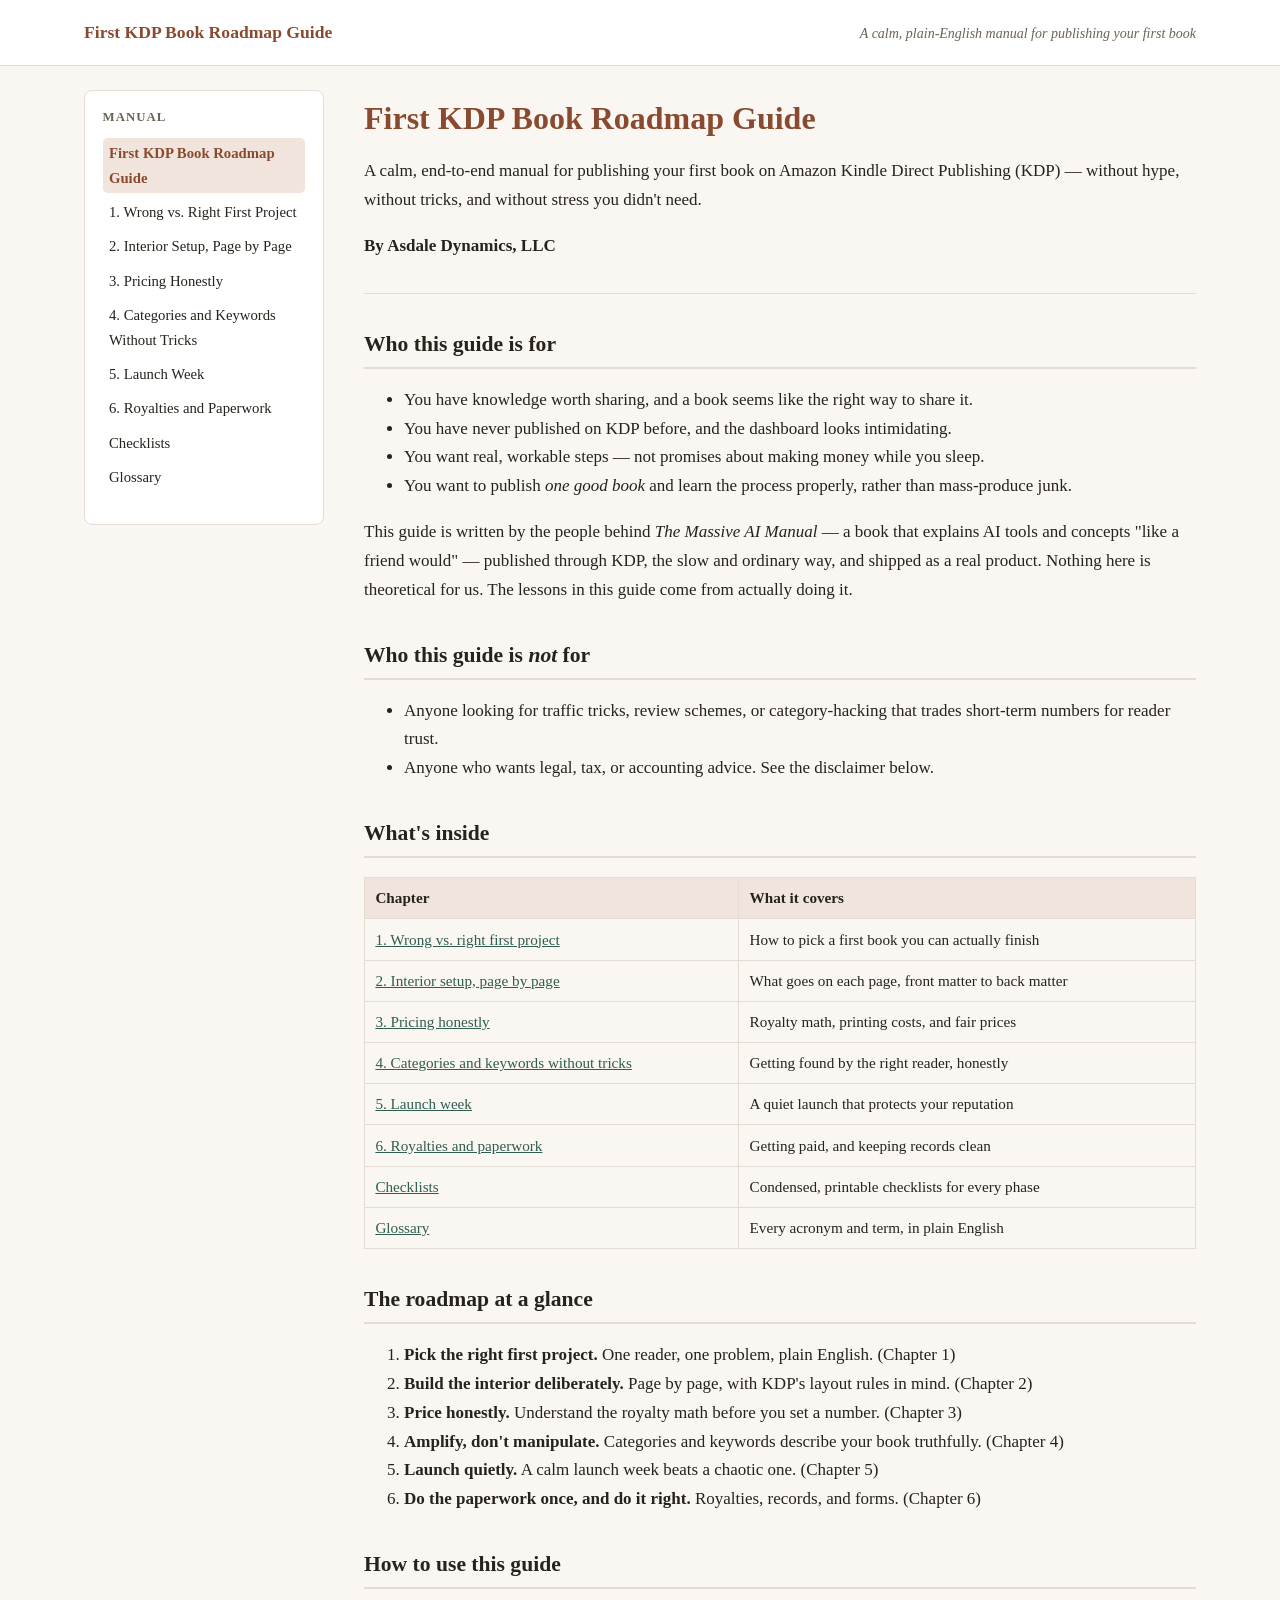
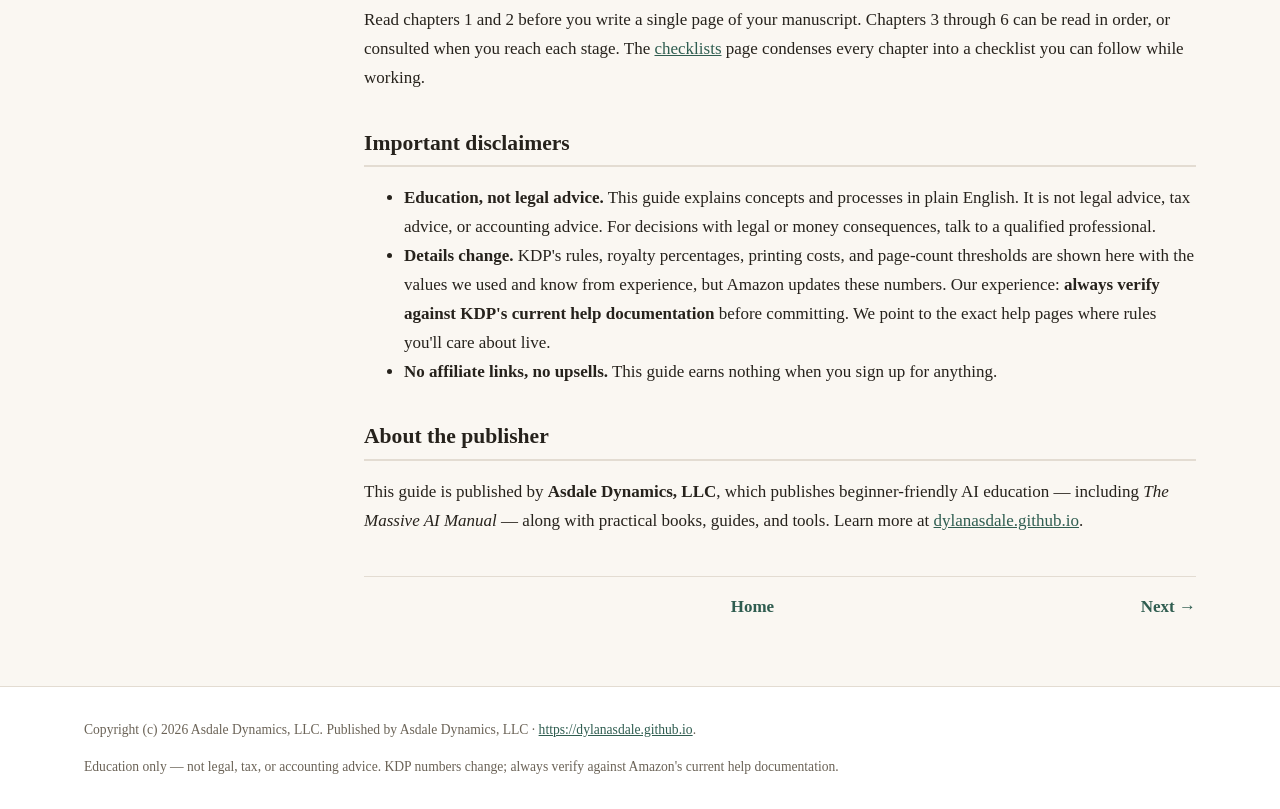
<file: site/index.html>
<!DOCTYPE html>
<html lang="en">
<head>
<meta charset="utf-8">
<meta name="viewport" content="width=device-width, initial-scale=1">
<title>First KDP Book Roadmap Guide &middot; First KDP Book Roadmap Guide</title>
<meta name="description" content="Beginner-friendly guide to publishing a first book on KDP. Education only &mdash; not legal, tax, or accounting advice. KDP numbers change; always verify against Amazon's current help documentation.">
<link rel="stylesheet" href="assets/style.css">
</head>
<body>
<header class="site">
  <div class="inner">
    <a class="brand" href="index.html">First KDP Book Roadmap Guide</a>
    <span class="tagline">A calm, plain-English manual for publishing your first book</span>
  </div>
</header>
<div class="layout">
<nav class="sidebar" aria-label="Pages">
<h2>Manual</h2>
<ul>
<li><a href='index.html' aria-current="page">First KDP Book Roadmap Guide</a></li>
<li><a href='01-wrong-vs-right-first-project.html'>1. Wrong vs. Right First Project</a></li>
<li><a href='02-interior-setup-page-by-page.html'>2. Interior Setup, Page by Page</a></li>
<li><a href='03-pricing-honestly.html'>3. Pricing Honestly</a></li>
<li><a href='04-categories-and-keywords.html'>4. Categories and Keywords Without Tricks</a></li>
<li><a href='05-launch-week.html'>5. Launch Week</a></li>
<li><a href='06-royalties-and-paperwork.html'>6. Royalties and Paperwork</a></li>
<li><a href='checklists.html'>Checklists</a></li>
<li><a href='glossary.html'>Glossary</a></li>
</ul>
</nav>
<main>
<article>
<h1>First KDP Book Roadmap Guide</h1>
<p>A calm, end-to-end manual for publishing your first book on Amazon Kindle Direct Publishing (KDP) — without hype, without tricks, and without stress you didn't need.</p>
<p><strong>By Asdale Dynamics, LLC</strong></p>
<hr />
<h2 id="who-this-guide-is-for">Who this guide is for</h2>
<ul>
<li>You have knowledge worth sharing, and a book seems like the right way to share it.</li>
<li>You have never published on KDP before, and the dashboard looks intimidating.</li>
<li>You want real, workable steps — not promises about making money while you sleep.</li>
<li>You want to publish <em>one good book</em> and learn the process properly, rather than mass-produce junk.</li>
</ul>
<p>This guide is written by the people behind <em>The Massive AI Manual</em> — a book that explains AI tools and concepts "like a friend would" — published through KDP, the slow and ordinary way, and shipped as a real product. Nothing here is theoretical for us. The lessons in this guide come from actually doing it.</p>
<h2 id="who-this-guide-is-not-for">Who this guide is <em>not</em> for</h2>
<ul>
<li>Anyone looking for traffic tricks, review schemes, or category-hacking that trades short-term numbers for reader trust.</li>
<li>Anyone who wants legal, tax, or accounting advice. See the disclaimer below.</li>
</ul>
<h2 id="whats-inside">What's inside</h2>
<table>
<thead>
<tr>
<th>Chapter</th>
<th>What it covers</th>
</tr>
</thead>
<tbody>
<tr>
<td><a href="01-wrong-vs-right-first-project.md">1. Wrong vs. right first project</a></td>
<td>How to pick a first book you can actually finish</td>
</tr>
<tr>
<td><a href="02-interior-setup-page-by-page.md">2. Interior setup, page by page</a></td>
<td>What goes on each page, front matter to back matter</td>
</tr>
<tr>
<td><a href="03-pricing-honestly.md">3. Pricing honestly</a></td>
<td>Royalty math, printing costs, and fair prices</td>
</tr>
<tr>
<td><a href="04-categories-and-keywords.md">4. Categories and keywords without tricks</a></td>
<td>Getting found by the right reader, honestly</td>
</tr>
<tr>
<td><a href="05-launch-week.md">5. Launch week</a></td>
<td>A quiet launch that protects your reputation</td>
</tr>
<tr>
<td><a href="06-royalties-and-paperwork.md">6. Royalties and paperwork</a></td>
<td>Getting paid, and keeping records clean</td>
</tr>
<tr>
<td><a href="checklists.md">Checklists</a></td>
<td>Condensed, printable checklists for every phase</td>
</tr>
<tr>
<td><a href="glossary.md">Glossary</a></td>
<td>Every acronym and term, in plain English</td>
</tr>
</tbody>
</table>
<h2 id="the-roadmap-at-a-glance">The roadmap at a glance</h2>
<ol>
<li><strong>Pick the right first project.</strong> One reader, one problem, plain English. (Chapter 1)</li>
<li><strong>Build the interior deliberately.</strong> Page by page, with KDP's layout rules in mind. (Chapter 2)</li>
<li><strong>Price honestly.</strong> Understand the royalty math before you set a number. (Chapter 3)</li>
<li><strong>Amplify, don't manipulate.</strong> Categories and keywords describe your book truthfully. (Chapter 4)</li>
<li><strong>Launch quietly.</strong> A calm launch week beats a chaotic one. (Chapter 5)</li>
<li><strong>Do the paperwork once, and do it right.</strong> Royalties, records, and forms. (Chapter 6)</li>
</ol>
<h2 id="how-to-use-this-guide">How to use this guide</h2>
<p>Read chapters 1 and 2 before you write a single page of your manuscript. Chapters 3 through 6 can be read in order, or consulted when you reach each stage. The <a href="checklists.md">checklists</a> page condenses every chapter into a checklist you can follow while working.</p>
<h2 id="important-disclaimers">Important disclaimers</h2>
<ul>
<li><strong>Education, not legal advice.</strong> This guide explains concepts and processes in plain English. It is not legal advice, tax advice, or accounting advice. For decisions with legal or money consequences, talk to a qualified professional.</li>
<li><strong>Details change.</strong> KDP's rules, royalty percentages, printing costs, and page-count thresholds are shown here with the values we used and know from experience, but Amazon updates these numbers. Our experience: <strong>always verify against KDP's current help documentation</strong> before committing. We point to the exact help pages where rules you'll care about live.</li>
<li><strong>No affiliate links, no upsells.</strong> This guide earns nothing when you sign up for anything.</li>
</ul>
<h2 id="about-the-publisher">About the publisher</h2>
<p>This guide is published by <strong>Asdale Dynamics, LLC</strong>, which publishes beginner-friendly AI education — including <em>The Massive AI Manual</em> — along with practical books, guides, and tools. Learn more at <a href="https://dylanasdale.github.io">dylanasdale.github.io</a>.</p>
<nav class='pager' aria-label='Pager'><span></span><span><a href='index.html'>Home</a></span><span><a href='01-wrong-vs-right-first-project.html'>Next &rarr;</a></span></nav>
</article>
</main>
</div>
<footer class="site">
  <div class="inner">
    <p>Copyright (c) 2026 Asdale Dynamics, LLC. Published by Asdale Dynamics, LLC &middot; <a href="https://dylanasdale.github.io">https://dylanasdale.github.io</a>.</p>
    <p>Education only &mdash; not legal, tax, or accounting advice. KDP numbers change; always verify against Amazon's current help documentation.</p>
  </div>
</footer>
</body>
</html>
</file>
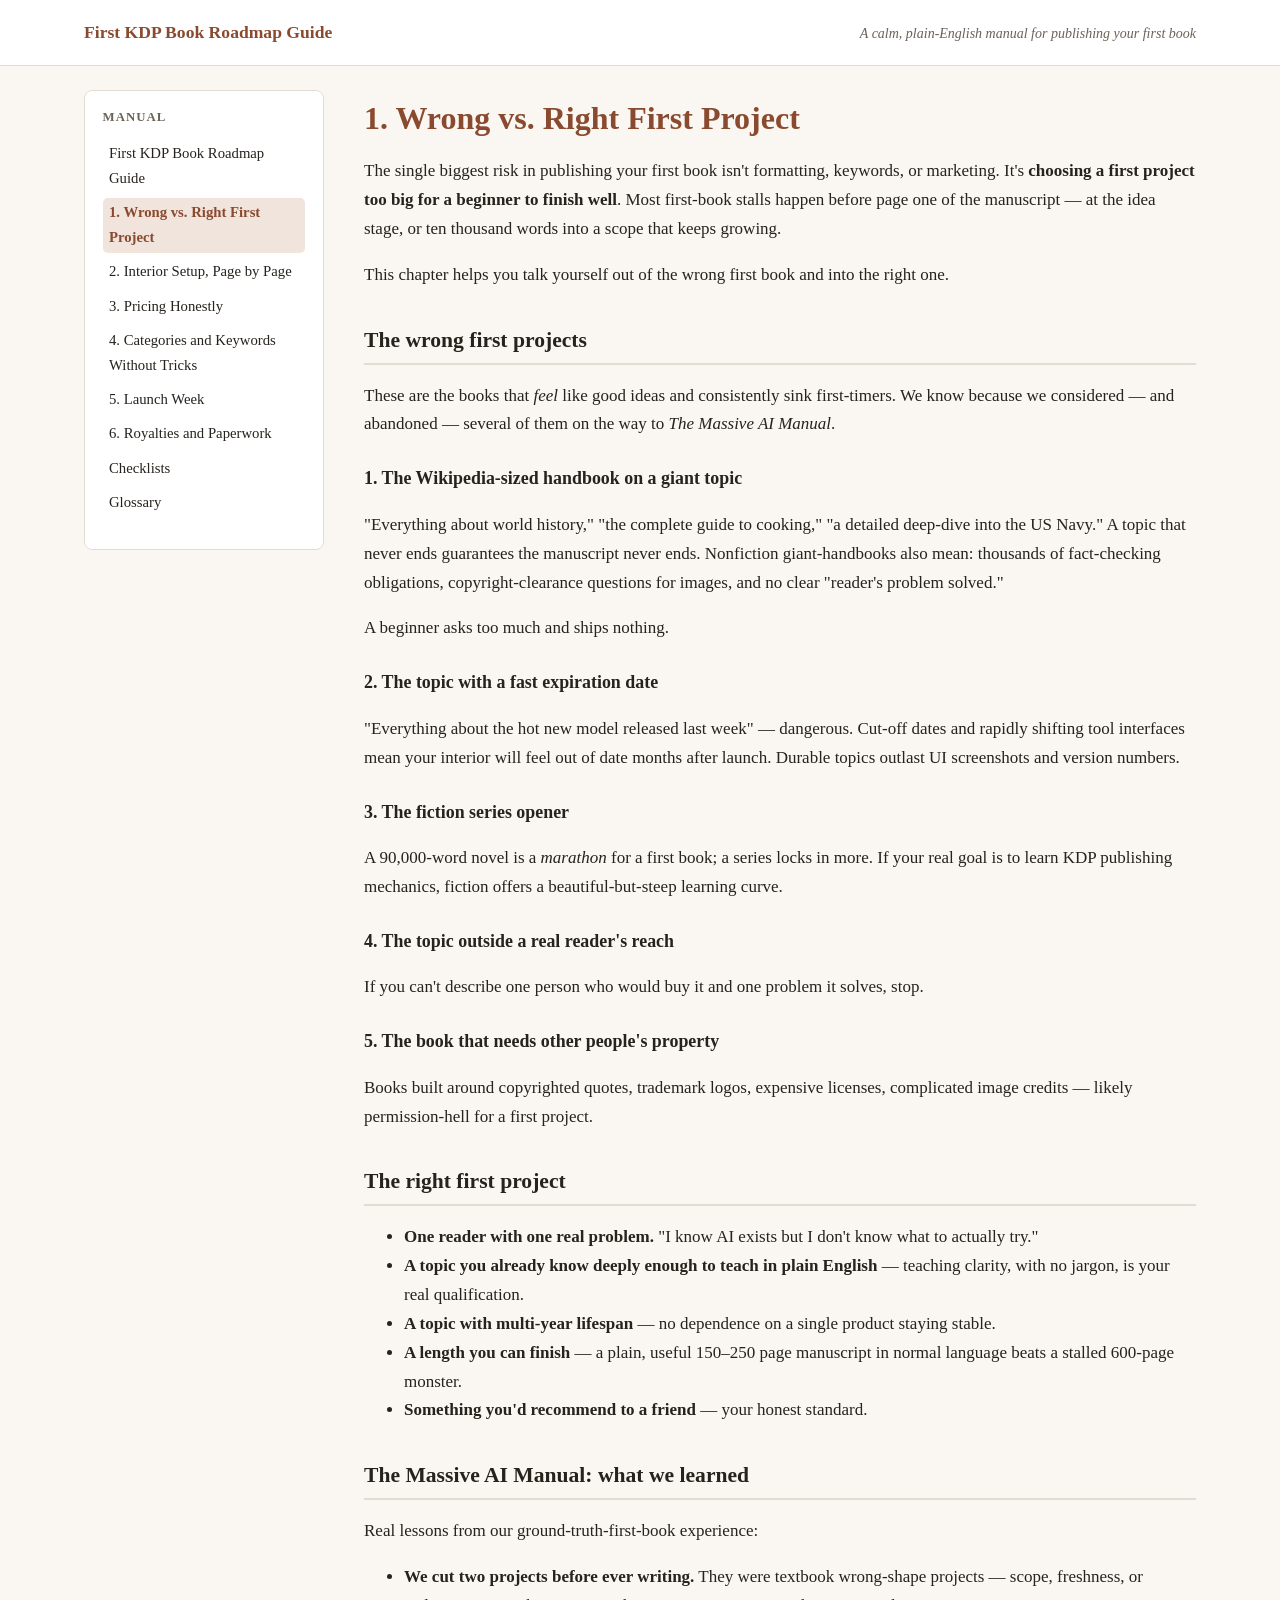
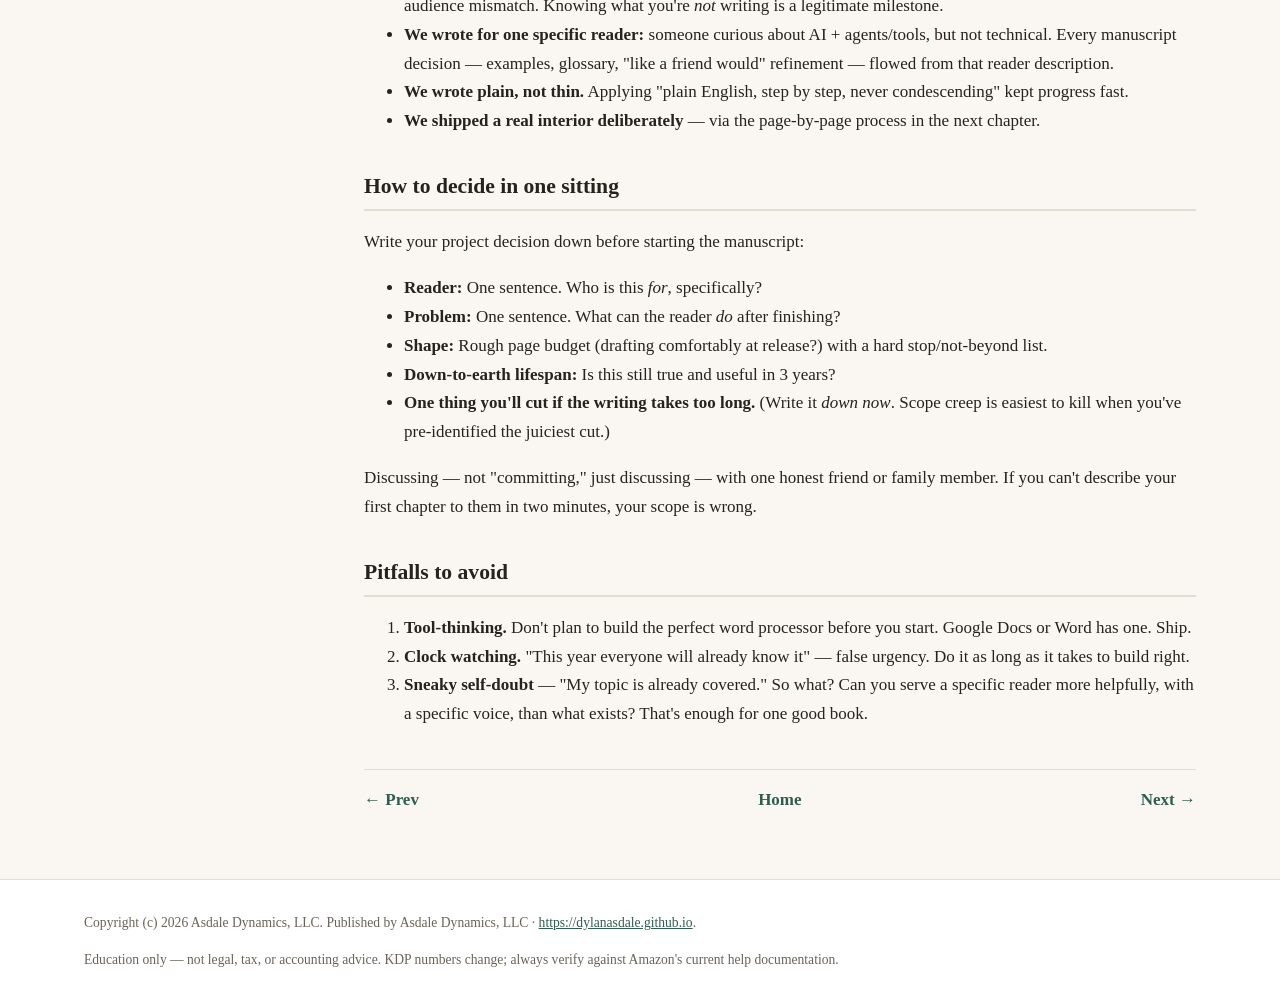
<file: site/01-wrong-vs-right-first-project.html>
<!DOCTYPE html>
<html lang="en">
<head>
<meta charset="utf-8">
<meta name="viewport" content="width=device-width, initial-scale=1">
<title>1. Wrong vs. Right First Project &middot; First KDP Book Roadmap Guide</title>
<meta name="description" content="Beginner-friendly guide to publishing a first book on KDP. Education only &mdash; not legal, tax, or accounting advice. KDP numbers change; always verify against Amazon's current help documentation.">
<link rel="stylesheet" href="assets/style.css">
</head>
<body>
<header class="site">
  <div class="inner">
    <a class="brand" href="index.html">First KDP Book Roadmap Guide</a>
    <span class="tagline">A calm, plain-English manual for publishing your first book</span>
  </div>
</header>
<div class="layout">
<nav class="sidebar" aria-label="Pages">
<h2>Manual</h2>
<ul>
<li><a href='index.html'>First KDP Book Roadmap Guide</a></li>
<li><a href='01-wrong-vs-right-first-project.html' aria-current="page">1. Wrong vs. Right First Project</a></li>
<li><a href='02-interior-setup-page-by-page.html'>2. Interior Setup, Page by Page</a></li>
<li><a href='03-pricing-honestly.html'>3. Pricing Honestly</a></li>
<li><a href='04-categories-and-keywords.html'>4. Categories and Keywords Without Tricks</a></li>
<li><a href='05-launch-week.html'>5. Launch Week</a></li>
<li><a href='06-royalties-and-paperwork.html'>6. Royalties and Paperwork</a></li>
<li><a href='checklists.html'>Checklists</a></li>
<li><a href='glossary.html'>Glossary</a></li>
</ul>
</nav>
<main>
<article>
<h1>1. Wrong vs. Right First Project</h1>
<p>The single biggest risk in publishing your first book isn't formatting, keywords, or marketing. It's <strong>choosing a first project too big for a beginner to finish well</strong>. Most first-book stalls happen before page one of the manuscript — at the idea stage, or ten thousand words into a scope that keeps growing.</p>
<p>This chapter helps you talk yourself out of the wrong first book and into the right one.</p>
<h2 id="the-wrong-first-projects">The wrong first projects</h2>
<p>These are the books that <em>feel</em> like good ideas and consistently sink first-timers. We know because we considered — and abandoned — several of them on the way to <em>The Massive AI Manual</em>.</p>
<h3 id="1-the-wikipedia-sized-handbook-on-a-giant-topic">1. The Wikipedia-sized handbook on a giant topic</h3>
<p>"Everything about world history," "the complete guide to cooking," "a detailed deep-dive into the US Navy." A topic that never ends guarantees the manuscript never ends. Nonfiction giant-handbooks also mean: thousands of fact-checking obligations, copyright-clearance questions for images, and no clear "reader's problem solved."</p>
<p>A beginner asks too much and ships nothing.</p>
<h3 id="2-the-topic-with-a-fast-expiration-date">2. The topic with a fast expiration date</h3>
<p>"Everything about the hot new model released last week" — dangerous. Cut-off dates and rapidly shifting tool interfaces mean your interior will feel out of date months after launch. Durable topics outlast UI screenshots and version numbers.</p>
<h3 id="3-the-fiction-series-opener">3. The fiction series opener</h3>
<p>A 90,000-word novel is a <em>marathon</em> for a first book; a series locks in more. If your real goal is to learn KDP publishing mechanics, fiction offers a beautiful-but-steep learning curve.</p>
<h3 id="4-the-topic-outside-a-real-readers-reach">4. The topic outside a real reader's reach</h3>
<p>If you can't describe one person who would buy it and one problem it solves, stop.</p>
<h3 id="5-the-book-that-needs-other-peoples-property">5. The book that needs other people's property</h3>
<p>Books built around copyrighted quotes, trademark logos, expensive licenses, complicated image credits — likely permission-hell for a first project.</p>
<h2 id="the-right-first-project">The right first project</h2>
<ul>
<li><strong>One reader with one real problem.</strong> "I know AI exists but I don't know what to actually try."</li>
<li><strong>A topic you already know deeply enough to teach in plain English</strong> — teaching clarity, with no jargon, is your real qualification.</li>
<li><strong>A topic with multi-year lifespan</strong> — no dependence on a single product staying stable.</li>
<li><strong>A length you can finish</strong> — a plain, useful 150–250 page manuscript in normal language beats a stalled 600-page monster.</li>
<li><strong>Something you'd recommend to a friend</strong> — your honest standard.</li>
</ul>
<h2 id="the-massive-ai-manual-what-we-learned">The Massive AI Manual: what we learned</h2>
<p>Real lessons from our ground-truth-first-book experience:</p>
<ul>
<li><strong>We cut two projects before ever writing.</strong> They were textbook wrong-shape projects — scope, freshness, or audience mismatch. Knowing what you're <em>not</em> writing is a legitimate milestone.</li>
<li><strong>We wrote for one specific reader:</strong> someone curious about AI + agents/tools, but not technical. Every manuscript decision — examples, glossary, "like a friend would" refinement — flowed from that reader description.</li>
<li><strong>We wrote plain, not thin.</strong> Applying "plain English, step by step, never condescending" kept progress fast.</li>
<li><strong>We shipped a real interior deliberately</strong> — via the page-by-page process in the next chapter.</li>
</ul>
<h2 id="how-to-decide-in-one-sitting">How to decide in one sitting</h2>
<p>Write your project decision down before starting the manuscript:</p>
<ul>
<li><strong>Reader:</strong> One sentence. Who is this <em>for</em>, specifically?</li>
<li><strong>Problem:</strong> One sentence. What can the reader <em>do</em> after finishing?</li>
<li><strong>Shape:</strong> Rough page budget (drafting comfortably at release?) with a hard stop/not-beyond list.</li>
<li><strong>Down-to-earth lifespan:</strong> Is this still true and useful in 3 years?</li>
<li><strong>One thing you'll cut if the writing takes too long.</strong> (Write it <em>down now</em>. Scope creep is easiest to kill when you've pre-identified the juiciest cut.)</li>
</ul>
<p>Discussing — not "committing," just discussing — with one honest friend or family member. If you can't describe your first chapter to them in two minutes, your scope is wrong.</p>
<h2 id="pitfalls-to-avoid">Pitfalls to avoid</h2>
<ol>
<li><strong>Tool-thinking.</strong> Don't plan to build the perfect word processor before you start. Google Docs or Word has one. Ship.</li>
<li><strong>Clock watching.</strong> "This year everyone will already know it" — false urgency. Do it as long as it takes to build right.</li>
<li><strong>Sneaky self-doubt</strong> — "My topic is already covered." So what? Can you serve a specific reader more helpfully, with a specific voice, than what exists? That's enough for one good book.</li>
</ol>
<nav class='pager' aria-label='Pager'><span><a href='index.html'>&larr; Prev</a></span><span><a href='index.html'>Home</a></span><span><a href='02-interior-setup-page-by-page.html'>Next &rarr;</a></span></nav>
</article>
</main>
</div>
<footer class="site">
  <div class="inner">
    <p>Copyright (c) 2026 Asdale Dynamics, LLC. Published by Asdale Dynamics, LLC &middot; <a href="https://dylanasdale.github.io">https://dylanasdale.github.io</a>.</p>
    <p>Education only &mdash; not legal, tax, or accounting advice. KDP numbers change; always verify against Amazon's current help documentation.</p>
  </div>
</footer>
</body>
</html>
</file>
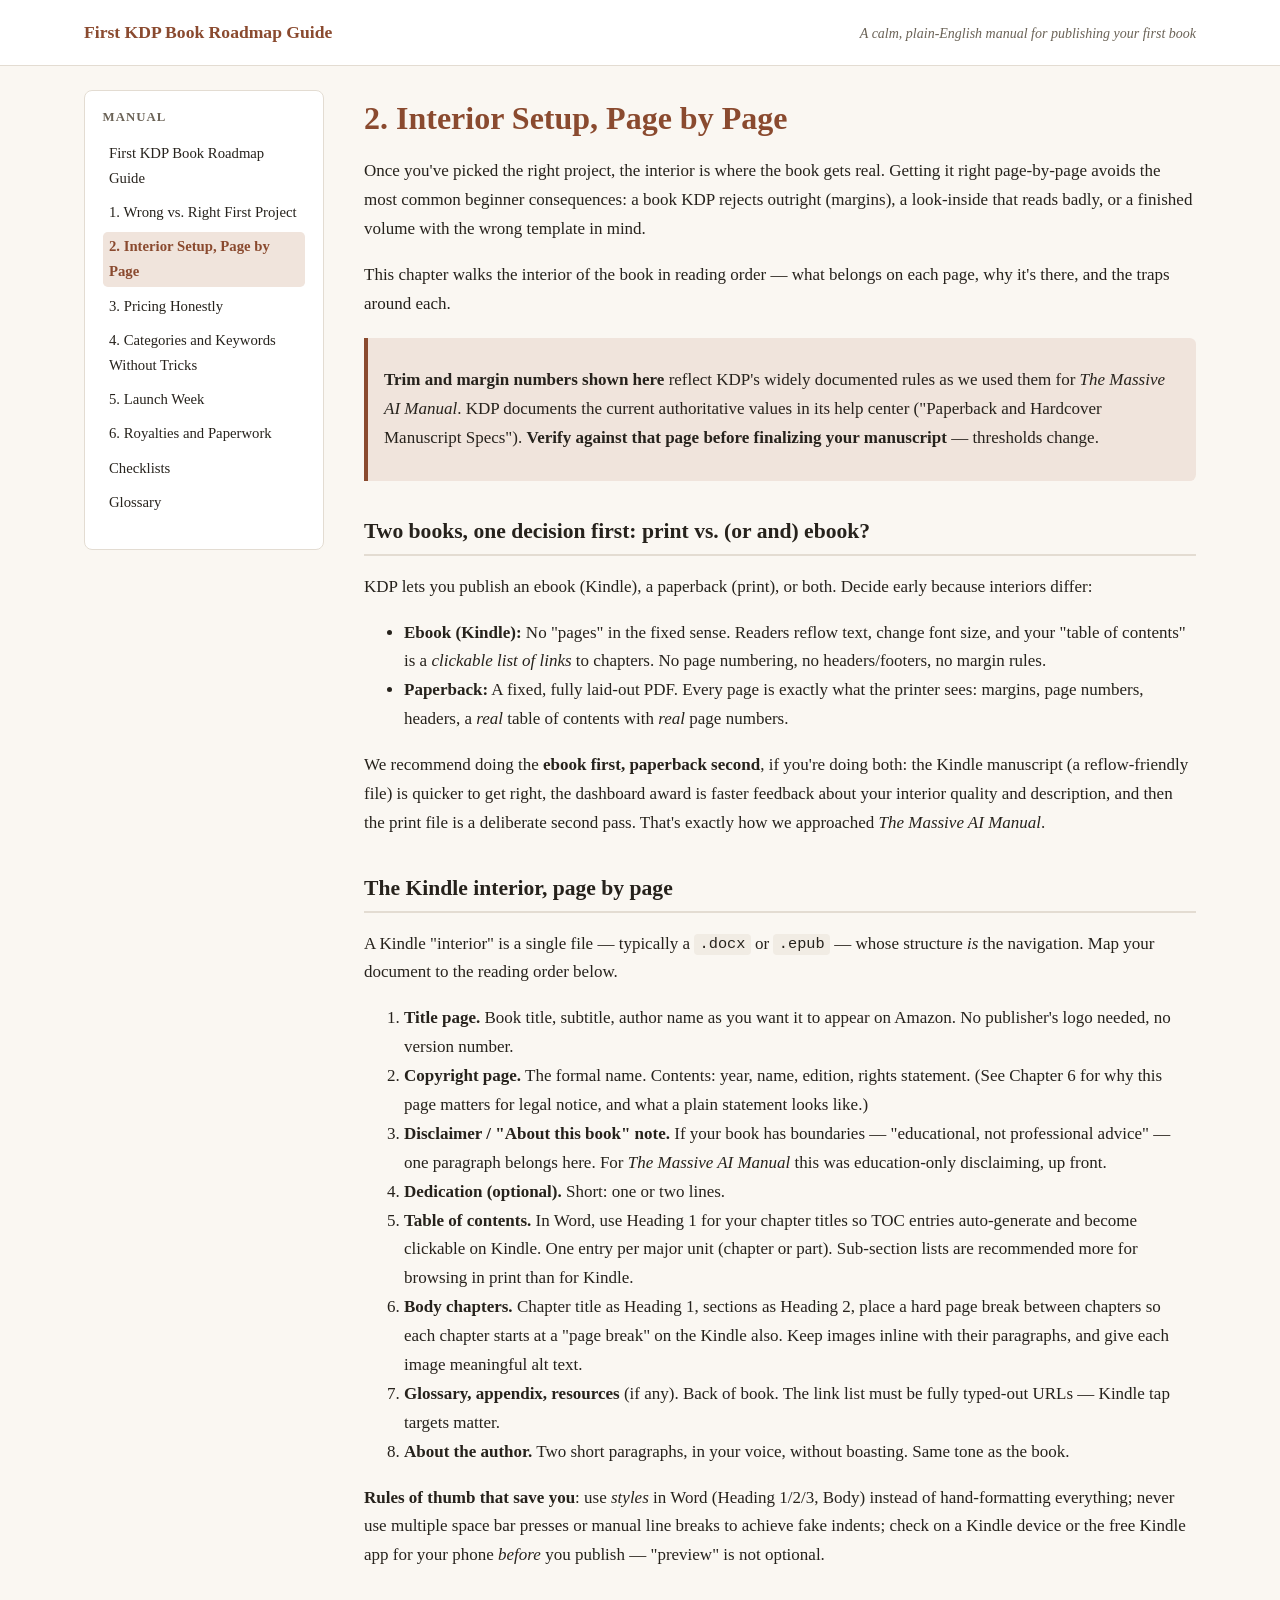
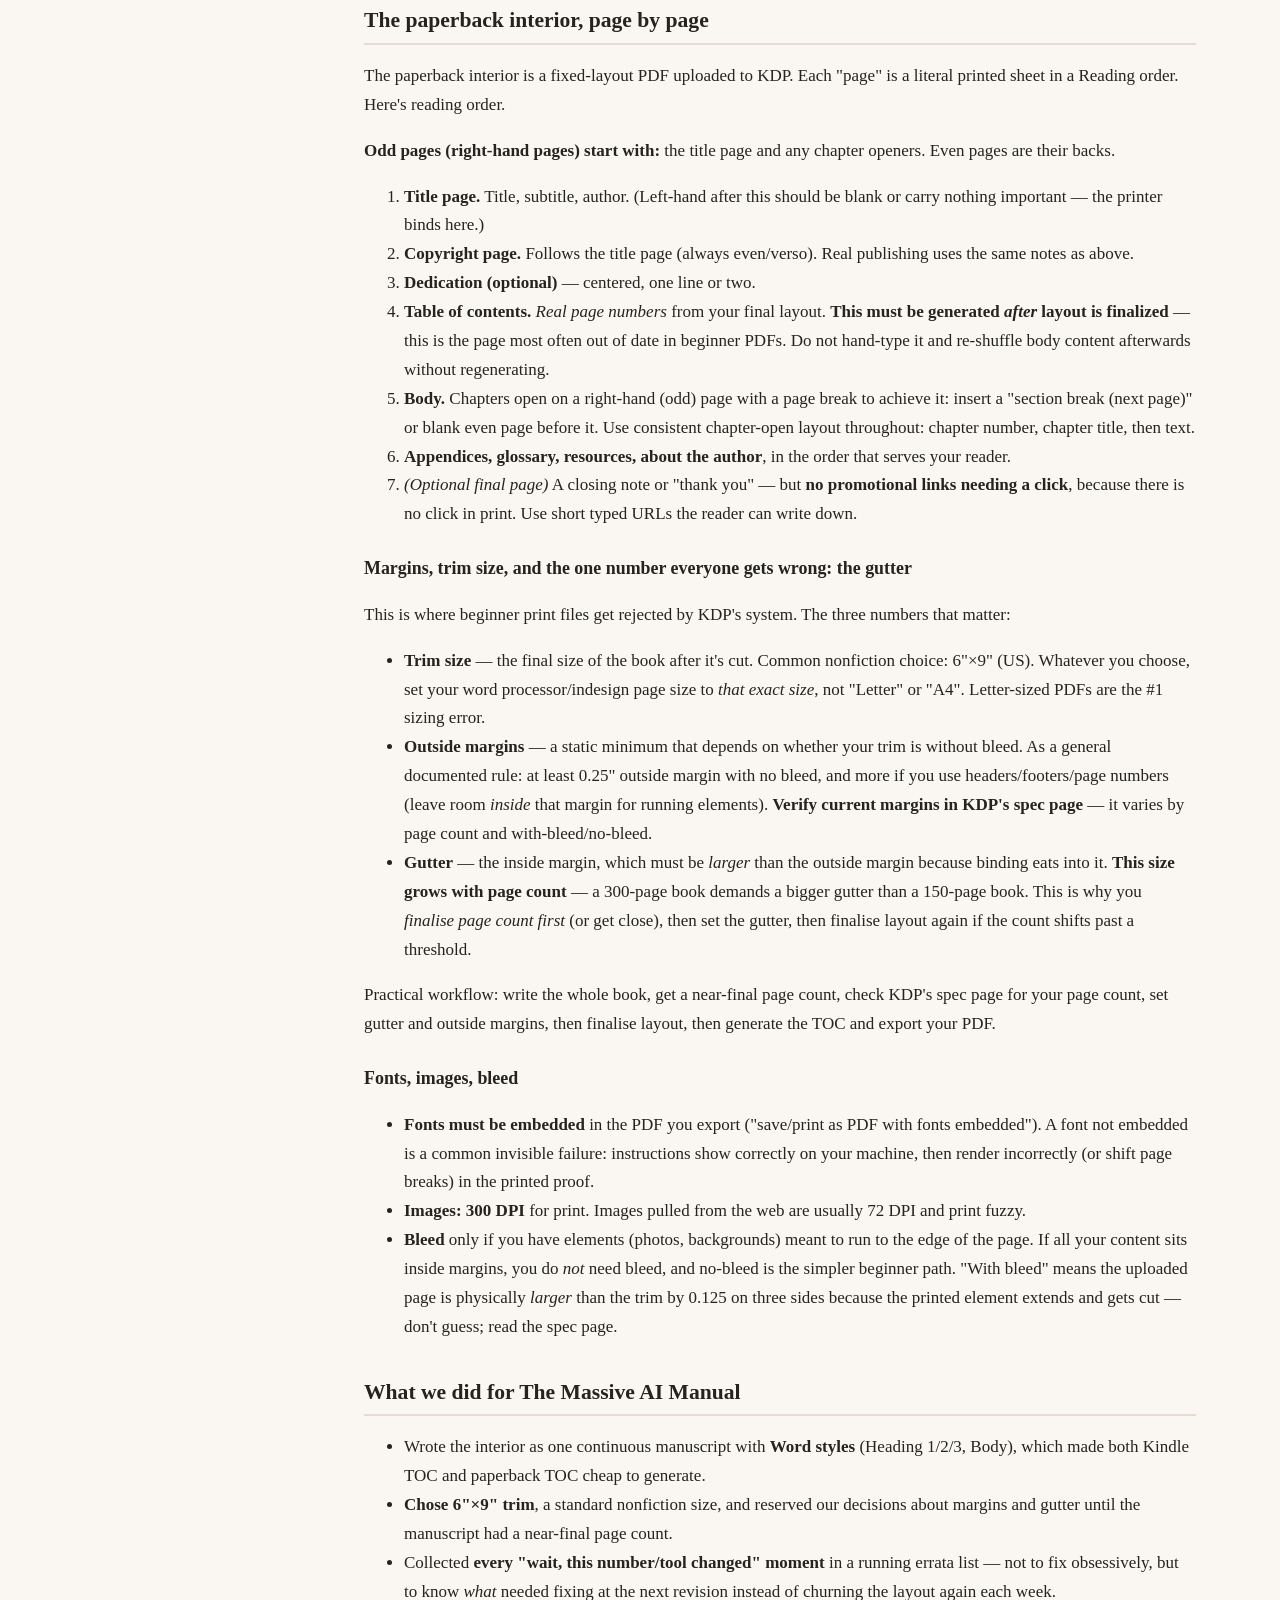
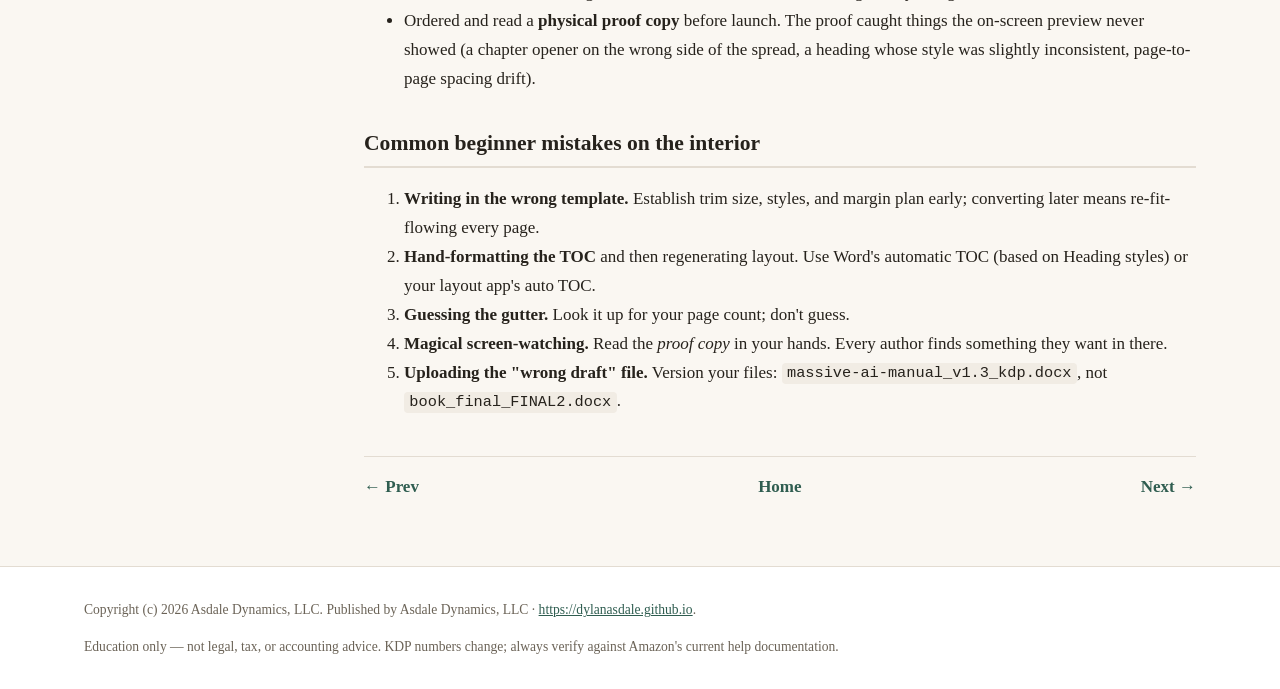
<file: site/02-interior-setup-page-by-page.html>
<!DOCTYPE html>
<html lang="en">
<head>
<meta charset="utf-8">
<meta name="viewport" content="width=device-width, initial-scale=1">
<title>2. Interior Setup, Page by Page &middot; First KDP Book Roadmap Guide</title>
<meta name="description" content="Beginner-friendly guide to publishing a first book on KDP. Education only &mdash; not legal, tax, or accounting advice. KDP numbers change; always verify against Amazon's current help documentation.">
<link rel="stylesheet" href="assets/style.css">
</head>
<body>
<header class="site">
  <div class="inner">
    <a class="brand" href="index.html">First KDP Book Roadmap Guide</a>
    <span class="tagline">A calm, plain-English manual for publishing your first book</span>
  </div>
</header>
<div class="layout">
<nav class="sidebar" aria-label="Pages">
<h2>Manual</h2>
<ul>
<li><a href='index.html'>First KDP Book Roadmap Guide</a></li>
<li><a href='01-wrong-vs-right-first-project.html'>1. Wrong vs. Right First Project</a></li>
<li><a href='02-interior-setup-page-by-page.html' aria-current="page">2. Interior Setup, Page by Page</a></li>
<li><a href='03-pricing-honestly.html'>3. Pricing Honestly</a></li>
<li><a href='04-categories-and-keywords.html'>4. Categories and Keywords Without Tricks</a></li>
<li><a href='05-launch-week.html'>5. Launch Week</a></li>
<li><a href='06-royalties-and-paperwork.html'>6. Royalties and Paperwork</a></li>
<li><a href='checklists.html'>Checklists</a></li>
<li><a href='glossary.html'>Glossary</a></li>
</ul>
</nav>
<main>
<article>
<h1>2. Interior Setup, Page by Page</h1>
<p>Once you've picked the right project, the interior is where the book gets real. Getting it right page-by-page avoids the most common beginner consequences: a book KDP rejects outright (margins), a look-inside that reads badly, or a finished volume with the wrong template in mind.</p>
<p>This chapter walks the interior of the book in reading order — what belongs on each page, why it's there, and the traps around each.</p>
<blockquote>
<p><strong>Trim and margin numbers shown here</strong> reflect KDP's widely documented rules as we used them for <em>The Massive AI Manual</em>. KDP documents the current authoritative values in its help center ("Paperback and Hardcover Manuscript Specs"). <strong>Verify against that page before finalizing your manuscript</strong> — thresholds change.</p>
</blockquote>
<h2 id="two-books-one-decision-first-print-vs-or-and-ebook">Two books, one decision first: print vs. (or and) ebook?</h2>
<p>KDP lets you publish an ebook (Kindle), a paperback (print), or both. Decide early because interiors differ:</p>
<ul>
<li><strong>Ebook (Kindle):</strong> No "pages" in the fixed sense. Readers reflow text, change font size, and your "table of contents" is a <em>clickable list of links</em> to chapters. No page numbering, no headers/footers, no margin rules.</li>
<li><strong>Paperback:</strong> A fixed, fully laid-out PDF. Every page is exactly what the printer sees: margins, page numbers, headers, a <em>real</em> table of contents with <em>real</em> page numbers.</li>
</ul>
<p>We recommend doing the <strong>ebook first, paperback second</strong>, if you're doing both: the Kindle manuscript (a reflow-friendly file) is quicker to get right, the dashboard award is faster feedback about your interior quality and description, and then the print file is a deliberate second pass. That's exactly how we approached <em>The Massive AI Manual</em>.</p>
<h2 id="the-kindle-interior-page-by-page">The Kindle interior, page by page</h2>
<p>A Kindle "interior" is a single file — typically a <code>.docx</code> or <code>.epub</code> — whose structure <em>is</em> the navigation. Map your document to the reading order below.</p>
<ol>
<li><strong>Title page.</strong> Book title, subtitle, author name as you want it to appear on Amazon. No publisher's logo needed, no version number.</li>
<li><strong>Copyright page.</strong> The formal name. Contents: year, name, edition, rights statement. (See Chapter 6 for why this page matters for legal notice, and what a plain statement looks like.)</li>
<li><strong>Disclaimer / "About this book" note.</strong> If your book has boundaries — "educational, not professional advice" — one paragraph belongs here. For <em>The Massive AI Manual</em> this was education-only disclaiming, up front.</li>
<li><strong>Dedication (optional).</strong> Short: one or two lines.</li>
<li><strong>Table of contents.</strong> In Word, use Heading 1 for your chapter titles so TOC entries auto-generate and become clickable on Kindle. One entry per major unit (chapter or part). Sub-section lists are recommended more for browsing in print than for Kindle.</li>
<li><strong>Body chapters.</strong> Chapter title as Heading 1, sections as Heading 2, place a hard page break between chapters so each chapter starts at a "page break" on the Kindle also. Keep images inline with their paragraphs, and give each image meaningful alt text.</li>
<li><strong>Glossary, appendix, resources</strong> (if any). Back of book. The link list must be fully typed-out URLs — Kindle tap targets matter.</li>
<li><strong>About the author.</strong> Two short paragraphs, in your voice, without boasting. Same tone as the book.</li>
</ol>
<p><strong>Rules of thumb that save you</strong>: use <em>styles</em> in Word (Heading 1/2/3, Body) instead of hand-formatting everything; never use multiple space bar presses or manual line breaks to achieve fake indents; check on a Kindle device or the free Kindle app for your phone <em>before</em> you publish — "preview" is not optional.</p>
<h2 id="the-paperback-interior-page-by-page">The paperback interior, page by page</h2>
<p>The paperback interior is a fixed-layout PDF uploaded to KDP. Each "page" is a literal printed sheet in a Reading order. Here's reading order.</p>
<p><strong>Odd pages (right-hand pages) start with:</strong> the title page and any chapter openers. Even pages are their backs.</p>
<ol>
<li><strong>Title page.</strong> Title, subtitle, author. (Left-hand after this should be blank or carry nothing important — the printer binds here.)</li>
<li><strong>Copyright page.</strong> Follows the title page (always even/verso). Real publishing uses the same notes as above.</li>
<li><strong>Dedication (optional)</strong> — centered, one line or two.</li>
<li><strong>Table of contents.</strong> <em>Real page numbers</em> from your final layout. <strong>This must be generated <em>after</em> layout is finalized</strong> — this is the page most often out of date in beginner PDFs. Do not hand-type it and re-shuffle body content afterwards without regenerating.</li>
<li><strong>Body.</strong> Chapters open on a right-hand (odd) page with a page break to achieve it: insert a "section break (next page)" or blank even page before it. Use consistent chapter-open layout throughout: chapter number, chapter title, then text.</li>
<li><strong>Appendices, glossary, resources, about the author</strong>, in the order that serves your reader.</li>
<li><em>(Optional final page)</em> A closing note or "thank you" — but <strong>no promotional links needing a click</strong>, because there is no click in print. Use short typed URLs the reader can write down.</li>
</ol>
<h3 id="margins-trim-size-and-the-one-number-everyone-gets-wrong-the-gutter">Margins, trim size, and the one number everyone gets wrong: the gutter</h3>
<p>This is where beginner print files get rejected by KDP's system. The three numbers that matter:</p>
<ul>
<li><strong>Trim size</strong> — the final size of the book after it's cut. Common nonfiction choice: 6"×9" (US). Whatever you choose, set your word processor/indesign page size to <em>that exact size</em>, not "Letter" or "A4". Letter-sized PDFs are the #1 sizing error.</li>
<li><strong>Outside margins</strong> — a static minimum that depends on whether your trim is without bleed. As a general documented rule: at least 0.25" outside margin with no bleed, and more if you use headers/footers/page numbers (leave room <em>inside</em> that margin for running elements). <strong>Verify current margins in KDP's spec page</strong> — it varies by page count and with-bleed/no-bleed.</li>
<li><strong>Gutter</strong> — the inside margin, which must be <em>larger</em> than the outside margin because binding eats into it. <strong>This size grows with page count</strong> — a 300-page book demands a bigger gutter than a 150-page book. This is why you <em>finalise page count first</em> (or get close), then set the gutter, then finalise layout again if the count shifts past a threshold.</li>
</ul>
<p>Practical workflow: write the whole book, get a near-final page count, check KDP's spec page for your page count, set gutter and outside margins, then finalise layout, then generate the TOC and export your PDF.</p>
<h3 id="fonts-images-bleed">Fonts, images, bleed</h3>
<ul>
<li><strong>Fonts must be embedded</strong> in the PDF you export ("save/print as PDF with fonts embedded"). A font not embedded is a common invisible failure: instructions show correctly on your machine, then render incorrectly (or shift page breaks) in the printed proof.</li>
<li><strong>Images: 300 DPI</strong> for print. Images pulled from the web are usually 72 DPI and print fuzzy.</li>
<li><strong>Bleed</strong> only if you have elements (photos, backgrounds) meant to run to the edge of the page. If all your content sits inside margins, you do <em>not</em> need bleed, and no-bleed is the simpler beginner path. "With bleed" means the uploaded page is physically <em>larger</em> than the trim by 0.125 on three sides because the printed element extends and gets cut — don't guess; read the spec page.</li>
</ul>
<h2 id="what-we-did-for-the-massive-ai-manual">What we did for The Massive AI Manual</h2>
<ul>
<li>Wrote the interior as one continuous manuscript with <strong>Word styles</strong> (Heading 1/2/3, Body), which made both Kindle TOC and paperback TOC cheap to generate.</li>
<li><strong>Chose 6"×9" trim</strong>, a standard nonfiction size, and reserved our decisions about margins and gutter until the manuscript had a near-final page count.</li>
<li>Collected <strong>every "wait, this number/tool changed" moment</strong> in a running errata list — not to fix obsessively, but to know <em>what</em> needed fixing at the next revision instead of churning the layout again each week.</li>
<li>Ordered and read a <strong>physical proof copy</strong> before launch. The proof caught things the on-screen preview never showed (a chapter opener on the wrong side of the spread, a heading whose style was slightly inconsistent, page-to-page spacing drift).</li>
</ul>
<h2 id="common-beginner-mistakes-on-the-interior">Common beginner mistakes on the interior</h2>
<ol>
<li><strong>Writing in the wrong template.</strong> Establish trim size, styles, and margin plan early; converting later means re-fit-flowing every page.</li>
<li><strong>Hand-formatting the TOC</strong> and then regenerating layout. Use Word's automatic TOC (based on Heading styles) or your layout app's auto TOC.</li>
<li><strong>Guessing the gutter.</strong> Look it up for your page count; don't guess.</li>
<li><strong>Magical screen-watching.</strong> Read the <em>proof copy</em> in your hands. Every author finds something they want in there.</li>
<li><strong>Uploading the "wrong draft" file.</strong> Version your files: <code>massive-ai-manual_v1.3_kdp.docx</code>, not <code>book_final_FINAL2.docx</code>.</li>
</ol>
<nav class='pager' aria-label='Pager'><span><a href='01-wrong-vs-right-first-project.html'>&larr; Prev</a></span><span><a href='index.html'>Home</a></span><span><a href='03-pricing-honestly.html'>Next &rarr;</a></span></nav>
</article>
</main>
</div>
<footer class="site">
  <div class="inner">
    <p>Copyright (c) 2026 Asdale Dynamics, LLC. Published by Asdale Dynamics, LLC &middot; <a href="https://dylanasdale.github.io">https://dylanasdale.github.io</a>.</p>
    <p>Education only &mdash; not legal, tax, or accounting advice. KDP numbers change; always verify against Amazon's current help documentation.</p>
  </div>
</footer>
</body>
</html>
</file>
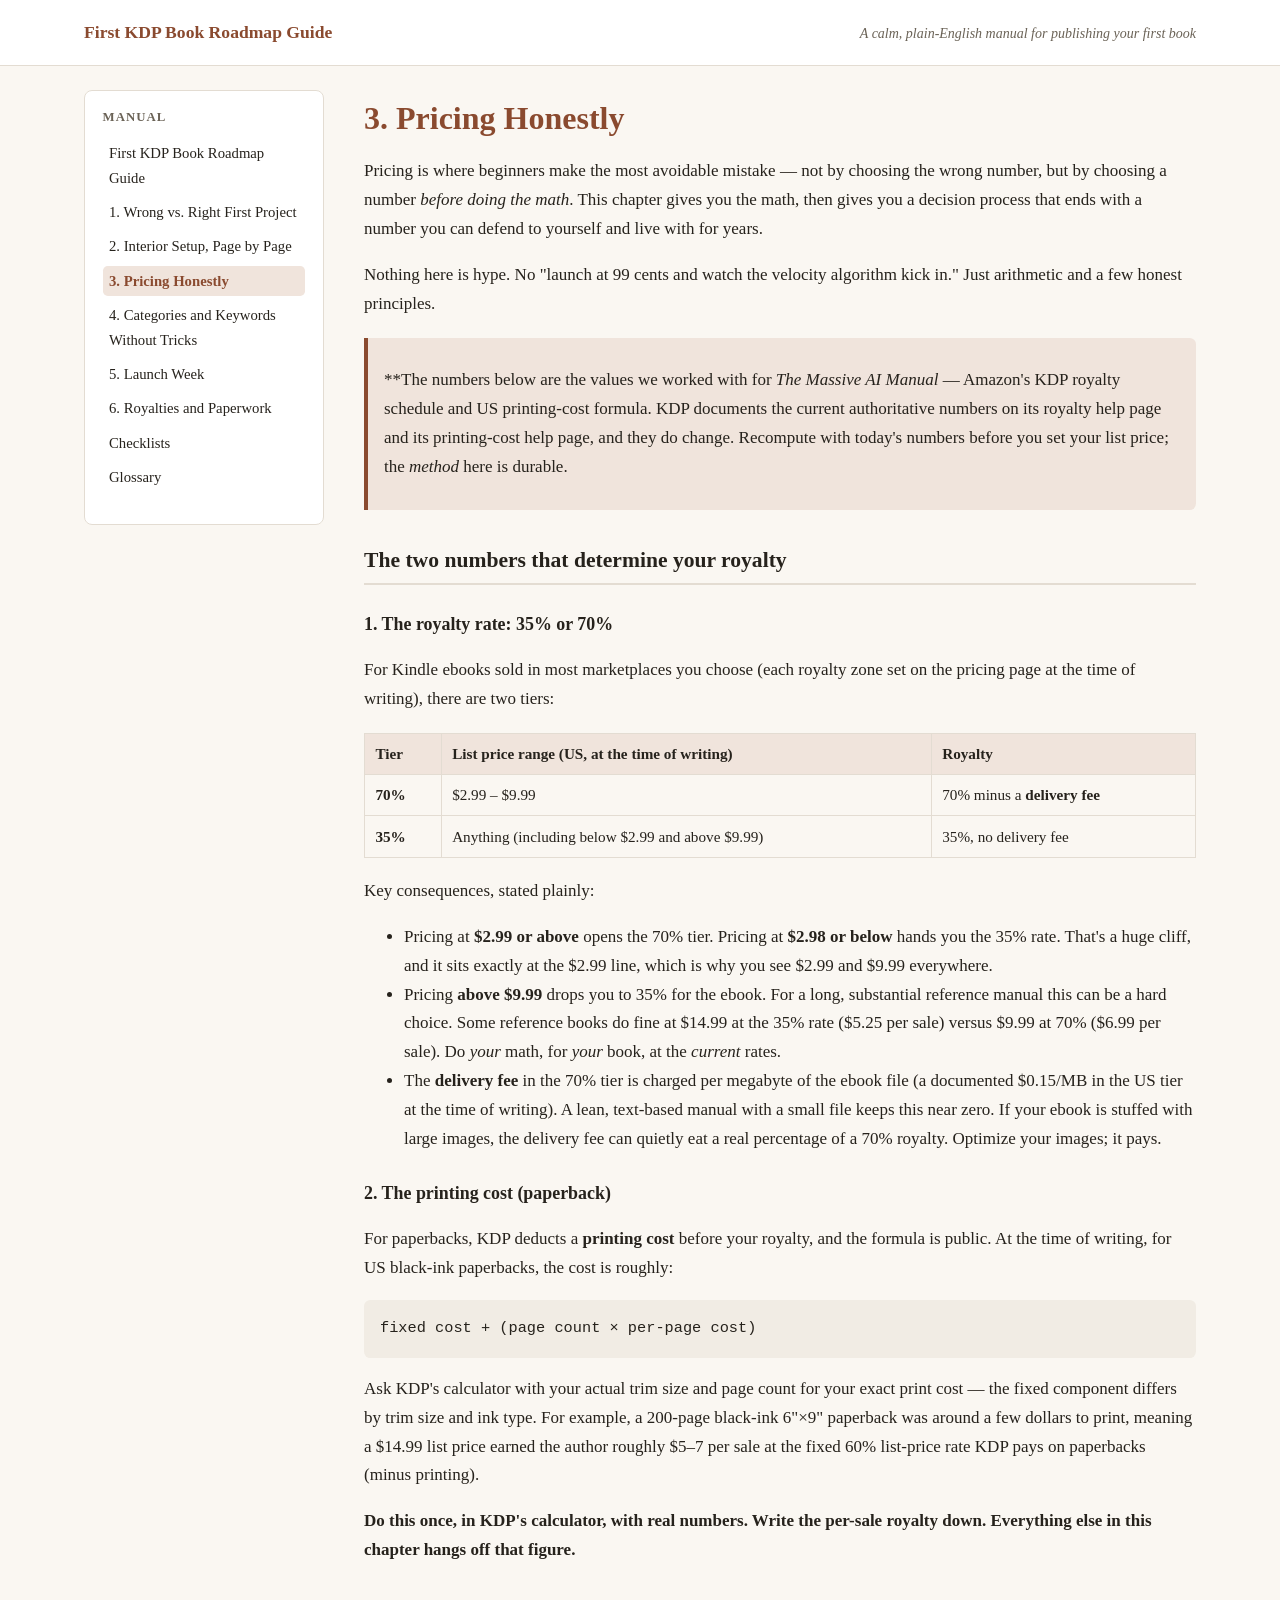
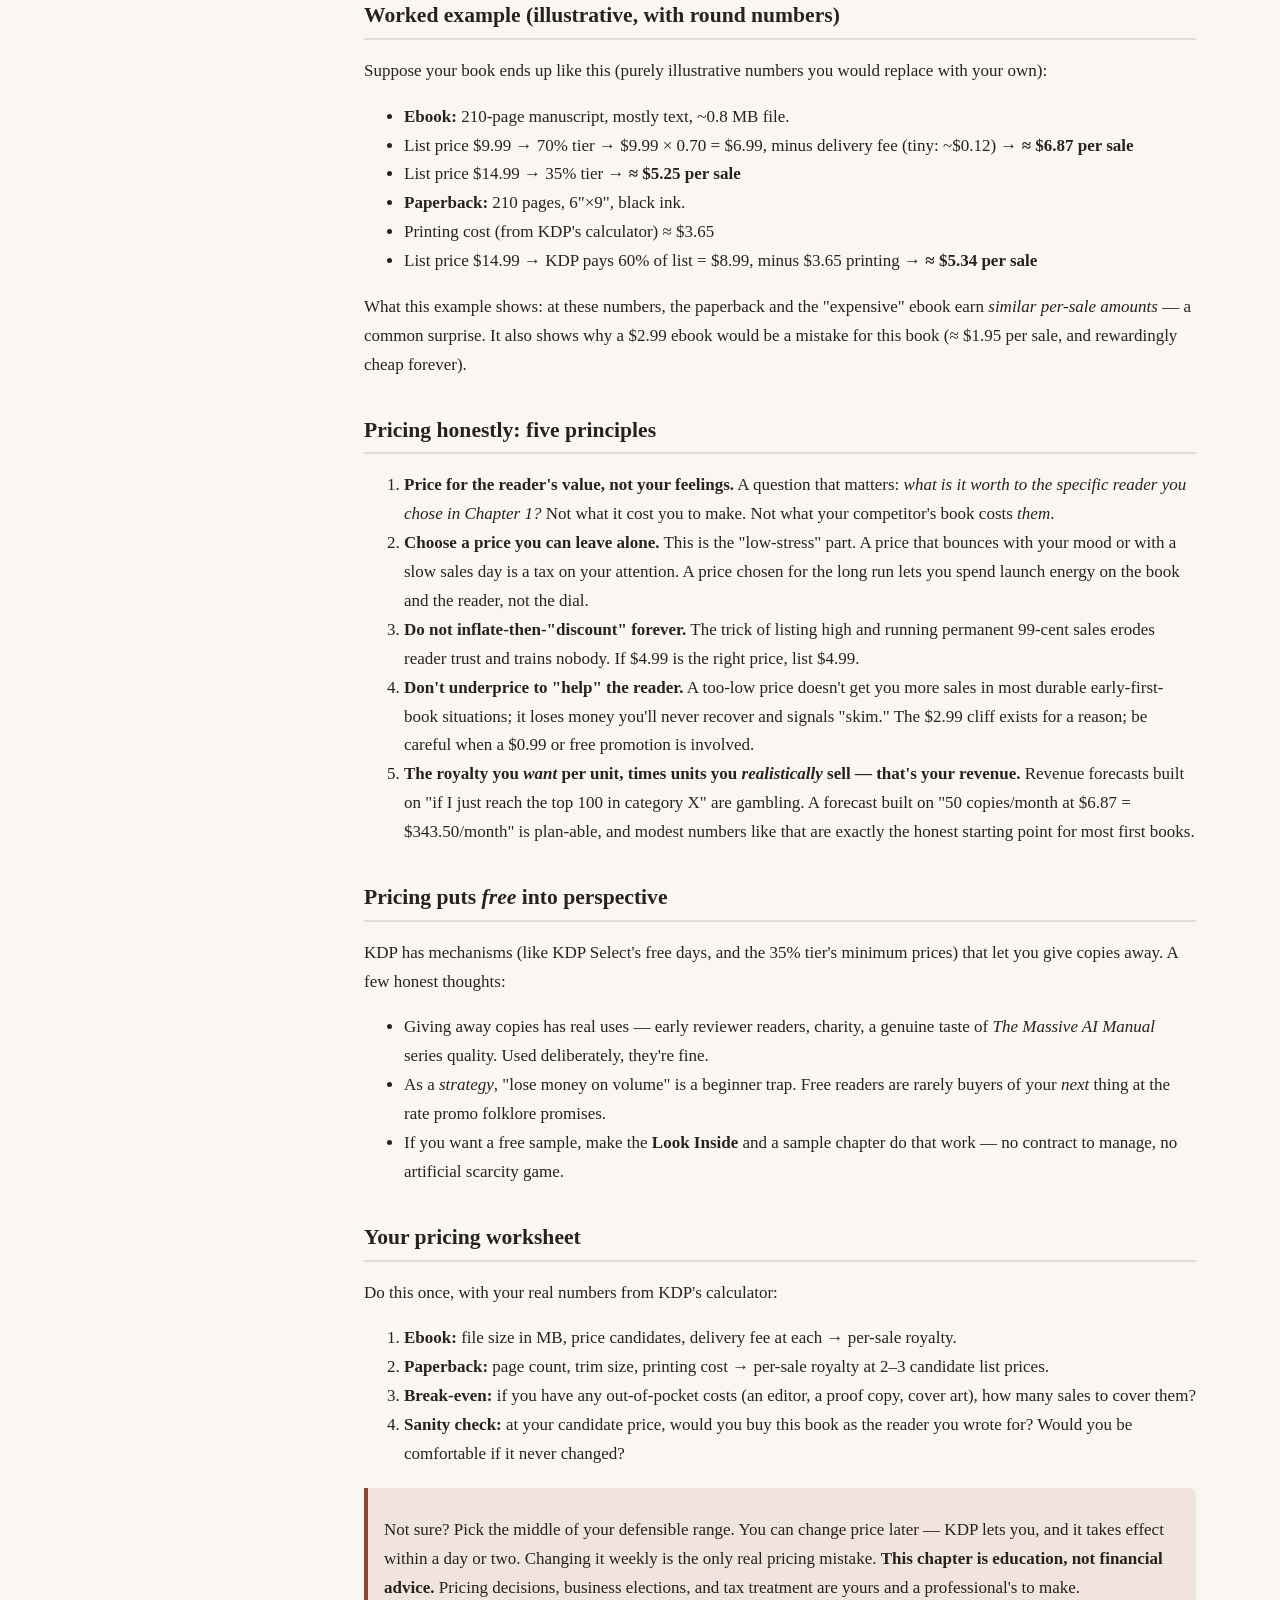
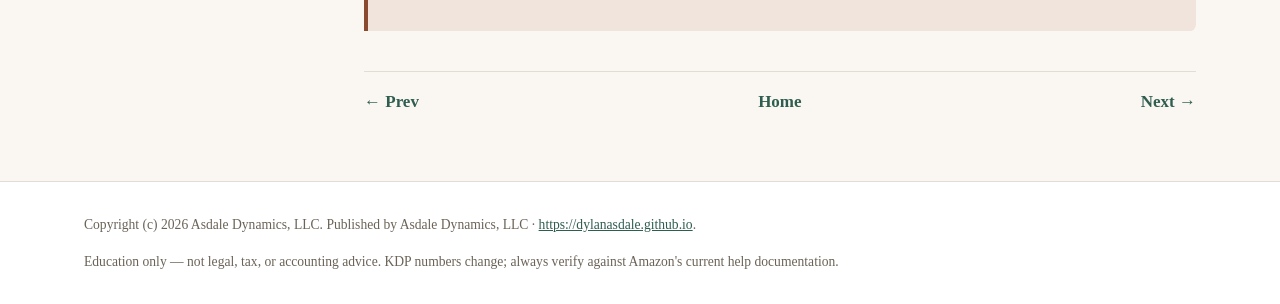
<file: site/03-pricing-honestly.html>
<!DOCTYPE html>
<html lang="en">
<head>
<meta charset="utf-8">
<meta name="viewport" content="width=device-width, initial-scale=1">
<title>3. Pricing Honestly &middot; First KDP Book Roadmap Guide</title>
<meta name="description" content="Beginner-friendly guide to publishing a first book on KDP. Education only &mdash; not legal, tax, or accounting advice. KDP numbers change; always verify against Amazon's current help documentation.">
<link rel="stylesheet" href="assets/style.css">
</head>
<body>
<header class="site">
  <div class="inner">
    <a class="brand" href="index.html">First KDP Book Roadmap Guide</a>
    <span class="tagline">A calm, plain-English manual for publishing your first book</span>
  </div>
</header>
<div class="layout">
<nav class="sidebar" aria-label="Pages">
<h2>Manual</h2>
<ul>
<li><a href='index.html'>First KDP Book Roadmap Guide</a></li>
<li><a href='01-wrong-vs-right-first-project.html'>1. Wrong vs. Right First Project</a></li>
<li><a href='02-interior-setup-page-by-page.html'>2. Interior Setup, Page by Page</a></li>
<li><a href='03-pricing-honestly.html' aria-current="page">3. Pricing Honestly</a></li>
<li><a href='04-categories-and-keywords.html'>4. Categories and Keywords Without Tricks</a></li>
<li><a href='05-launch-week.html'>5. Launch Week</a></li>
<li><a href='06-royalties-and-paperwork.html'>6. Royalties and Paperwork</a></li>
<li><a href='checklists.html'>Checklists</a></li>
<li><a href='glossary.html'>Glossary</a></li>
</ul>
</nav>
<main>
<article>
<h1>3. Pricing Honestly</h1>
<p>Pricing is where beginners make the most avoidable mistake — not by choosing the wrong number, but by choosing a number <em>before doing the math</em>. This chapter gives you the math, then gives you a decision process that ends with a number you can defend to yourself and live with for years.</p>
<p>Nothing here is hype. No "launch at 99 cents and watch the velocity algorithm kick in." Just arithmetic and a few honest principles.</p>
<blockquote>
<p>**The numbers below are the values we worked with for <em>The Massive AI Manual</em> — Amazon's KDP royalty schedule and US printing-cost formula. KDP documents the current authoritative numbers on its royalty help page and its printing-cost help page, and they do change. Recompute with today's numbers before you set your list price; the <em>method</em> here is durable.</p>
</blockquote>
<h2 id="the-two-numbers-that-determine-your-royalty">The two numbers that determine your royalty</h2>
<h3 id="1-the-royalty-rate-35-or-70">1. The royalty rate: 35% or 70%</h3>
<p>For Kindle ebooks sold in most marketplaces you choose (each royalty zone set on the pricing page at the time of writing), there are two tiers:</p>
<table>
<thead>
<tr>
<th>Tier</th>
<th>List price range (US, at the time of writing)</th>
<th>Royalty</th>
</tr>
</thead>
<tbody>
<tr>
<td><strong>70%</strong></td>
<td>$2.99 – $9.99</td>
<td>70% minus a <strong>delivery fee</strong></td>
</tr>
<tr>
<td><strong>35%</strong></td>
<td>Anything (including below $2.99 and above $9.99)</td>
<td>35%, no delivery fee</td>
</tr>
</tbody>
</table>
<p>Key consequences, stated plainly:</p>
<ul>
<li>Pricing at <strong>$2.99 or above</strong> opens the 70% tier. Pricing at <strong>$2.98 or below</strong> hands you the 35% rate. That's a huge cliff, and it sits exactly at the $2.99 line, which is why you see $2.99 and $9.99 everywhere.</li>
<li>Pricing <strong>above $9.99</strong> drops you to 35% for the ebook. For a long, substantial reference manual this can be a hard choice. Some reference books do fine at $14.99 at the 35% rate ($5.25 per sale) versus $9.99 at 70% ($6.99 per sale). Do <em>your</em> math, for <em>your</em> book, at the <em>current</em> rates.</li>
<li>The <strong>delivery fee</strong> in the 70% tier is charged per megabyte of the ebook file (a documented $0.15/MB in the US tier at the time of writing). A lean, text-based manual with a small file keeps this near zero. If your ebook is stuffed with large images, the delivery fee can quietly eat a real percentage of a 70% royalty. Optimize your images; it pays.</li>
</ul>
<h3 id="2-the-printing-cost-paperback">2. The printing cost (paperback)</h3>
<p>For paperbacks, KDP deducts a <strong>printing cost</strong> before your royalty, and the formula is public. At the time of writing, for US black-ink paperbacks, the cost is roughly:</p>
<pre><code>fixed cost + (page count × per-page cost)
</code></pre>
<p>Ask KDP's calculator with your actual trim size and page count for your exact print cost — the fixed component differs by trim size and ink type. For example, a 200-page black-ink 6"×9" paperback was around a few dollars to print, meaning a $14.99 list price earned the author roughly $5–7 per sale at the fixed 60% list-price rate KDP pays on paperbacks (minus printing).</p>
<p><strong>Do this once, in KDP's calculator, with real numbers. Write the per-sale royalty down. Everything else in this chapter hangs off that figure.</strong></p>
<h2 id="worked-example-illustrative-with-round-numbers">Worked example (illustrative, with round numbers)</h2>
<p>Suppose your book ends up like this (purely illustrative numbers you would replace with your own):</p>
<ul>
<li><strong>Ebook:</strong> 210-page manuscript, mostly text, ~0.8 MB file.</li>
<li>List price $9.99 → 70% tier → $9.99 × 0.70 = $6.99, minus delivery fee (tiny: ~$0.12) → <strong>≈ $6.87 per sale</strong></li>
<li>List price $14.99 → 35% tier → <strong>≈ $5.25 per sale</strong></li>
<li><strong>Paperback:</strong> 210 pages, 6"×9", black ink.</li>
<li>Printing cost (from KDP's calculator) ≈ $3.65</li>
<li>List price $14.99 → KDP pays 60% of list = $8.99, minus $3.65 printing → <strong>≈ $5.34 per sale</strong></li>
</ul>
<p>What this example shows: at these numbers, the paperback and the "expensive" ebook earn <em>similar per-sale amounts</em> — a common surprise. It also shows why a $2.99 ebook would be a mistake for this book (≈ $1.95 per sale, and rewardingly cheap forever).</p>
<h2 id="pricing-honestly-five-principles">Pricing honestly: five principles</h2>
<ol>
<li><strong>Price for the reader's value, not your feelings.</strong> A question that matters: <em>what is it worth to the specific reader you chose in Chapter 1?</em> Not what it cost you to make. Not what your competitor's book costs <em>them</em>.</li>
<li><strong>Choose a price you can leave alone.</strong> This is the "low-stress" part. A price that bounces with your mood or with a slow sales day is a tax on your attention. A price chosen for the long run lets you spend launch energy on the book and the reader, not the dial.</li>
<li><strong>Do not inflate-then-"discount" forever.</strong> The trick of listing high and running permanent 99-cent sales erodes reader trust and trains nobody. If $4.99 is the right price, list $4.99.</li>
<li><strong>Don't underprice to "help" the reader.</strong> A too-low price doesn't get you more sales in most durable early-first-book situations; it loses money you'll never recover and signals "skim." The $2.99 cliff exists for a reason; be careful when a $0.99 or free promotion is involved.</li>
<li><strong>The royalty you <em>want</em> per unit, times units you <em>realistically</em> sell — that's your revenue.</strong> Revenue forecasts built on "if I just reach the top 100 in category X" are gambling. A forecast built on "50 copies/month at $6.87 = $343.50/month" is plan-able, and modest numbers like that are exactly the honest starting point for most first books.</li>
</ol>
<h2 id="pricing-puts-free-into-perspective">Pricing puts <em>free</em> into perspective</h2>
<p>KDP has mechanisms (like KDP Select's free days, and the 35% tier's minimum prices) that let you give copies away. A few honest thoughts:</p>
<ul>
<li>Giving away copies has real uses — early reviewer readers, charity, a genuine taste of <em>The Massive AI Manual</em> series quality. Used deliberately, they're fine.</li>
<li>As a <em>strategy</em>, "lose money on volume" is a beginner trap. Free readers are rarely buyers of your <em>next</em> thing at the rate promo folklore promises.</li>
<li>If you want a free sample, make the <strong>Look Inside</strong> and a sample chapter do that work — no contract to manage, no artificial scarcity game.</li>
</ul>
<h2 id="your-pricing-worksheet">Your pricing worksheet</h2>
<p>Do this once, with your real numbers from KDP's calculator:</p>
<ol>
<li><strong>Ebook:</strong> file size in MB, price candidates, delivery fee at each → per-sale royalty.</li>
<li><strong>Paperback:</strong> page count, trim size, printing cost → per-sale royalty at 2–3 candidate list prices.</li>
<li><strong>Break-even:</strong> if you have any out-of-pocket costs (an editor, a proof copy, cover art), how many sales to cover them?</li>
<li><strong>Sanity check:</strong> at your candidate price, would you buy this book as the reader you wrote for? Would you be comfortable if it never changed?</li>
</ol>
<blockquote>
<p>Not sure? Pick the middle of your defensible range. You can change price later — KDP lets you, and it takes effect within a day or two. Changing it weekly is the only real pricing mistake.
<strong>This chapter is education, not financial advice.</strong> Pricing decisions, business elections, and tax treatment are yours and a professional's to make.</p>
</blockquote>
<nav class='pager' aria-label='Pager'><span><a href='02-interior-setup-page-by-page.html'>&larr; Prev</a></span><span><a href='index.html'>Home</a></span><span><a href='04-categories-and-keywords.html'>Next &rarr;</a></span></nav>
</article>
</main>
</div>
<footer class="site">
  <div class="inner">
    <p>Copyright (c) 2026 Asdale Dynamics, LLC. Published by Asdale Dynamics, LLC &middot; <a href="https://dylanasdale.github.io">https://dylanasdale.github.io</a>.</p>
    <p>Education only &mdash; not legal, tax, or accounting advice. KDP numbers change; always verify against Amazon's current help documentation.</p>
  </div>
</footer>
</body>
</html>
</file>
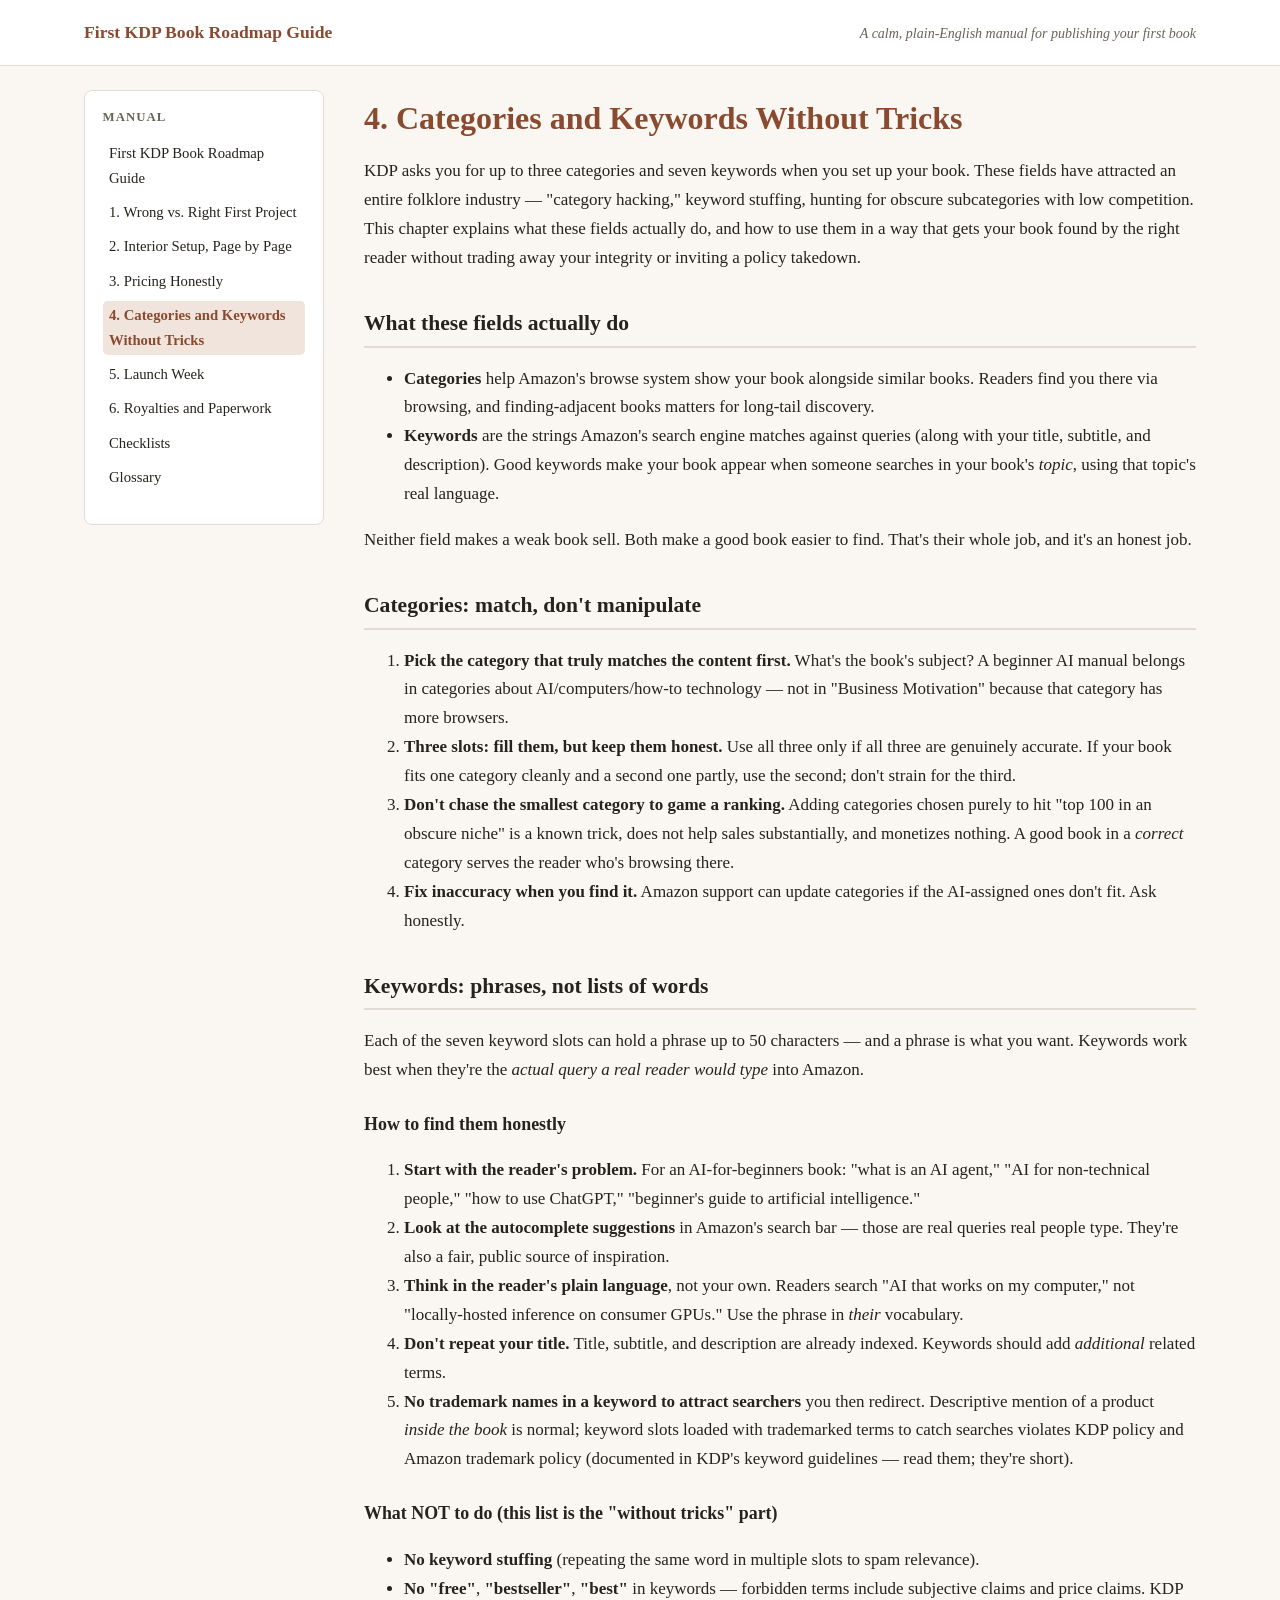
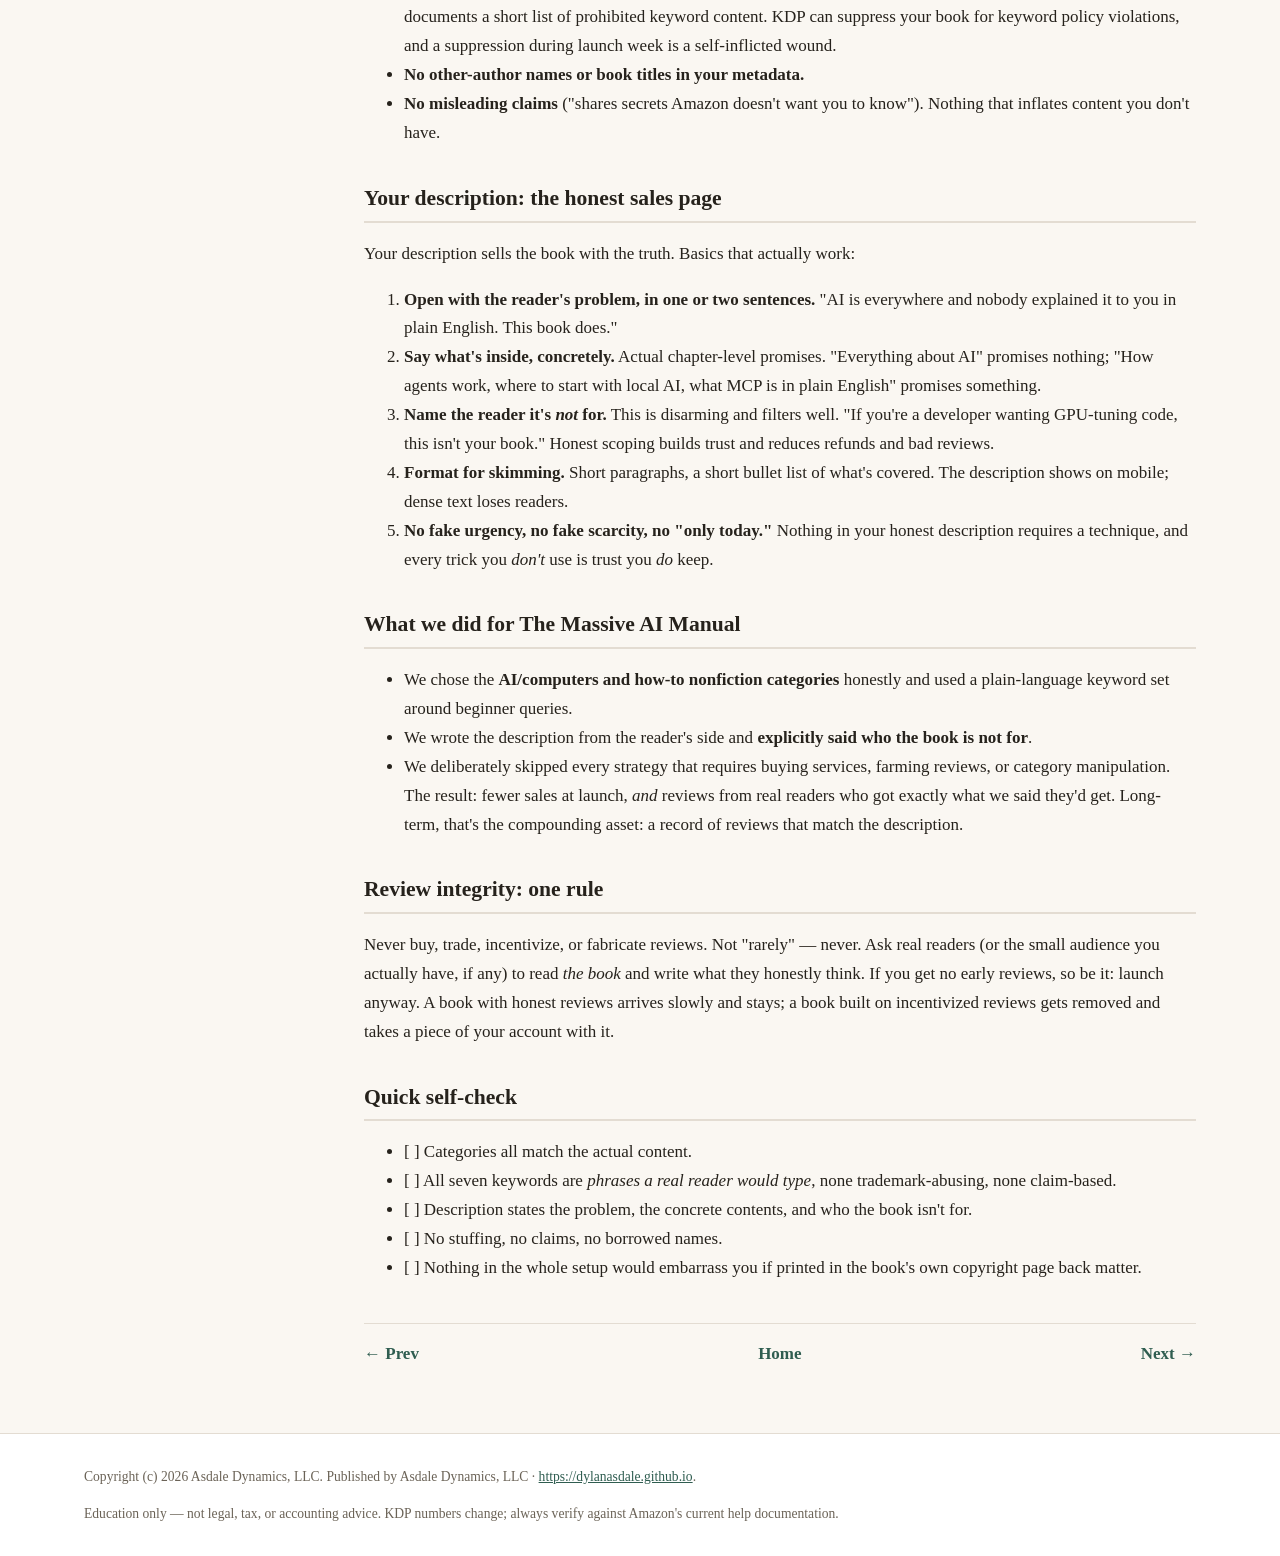
<file: site/04-categories-and-keywords.html>
<!DOCTYPE html>
<html lang="en">
<head>
<meta charset="utf-8">
<meta name="viewport" content="width=device-width, initial-scale=1">
<title>4. Categories and Keywords Without Tricks &middot; First KDP Book Roadmap Guide</title>
<meta name="description" content="Beginner-friendly guide to publishing a first book on KDP. Education only &mdash; not legal, tax, or accounting advice. KDP numbers change; always verify against Amazon's current help documentation.">
<link rel="stylesheet" href="assets/style.css">
</head>
<body>
<header class="site">
  <div class="inner">
    <a class="brand" href="index.html">First KDP Book Roadmap Guide</a>
    <span class="tagline">A calm, plain-English manual for publishing your first book</span>
  </div>
</header>
<div class="layout">
<nav class="sidebar" aria-label="Pages">
<h2>Manual</h2>
<ul>
<li><a href='index.html'>First KDP Book Roadmap Guide</a></li>
<li><a href='01-wrong-vs-right-first-project.html'>1. Wrong vs. Right First Project</a></li>
<li><a href='02-interior-setup-page-by-page.html'>2. Interior Setup, Page by Page</a></li>
<li><a href='03-pricing-honestly.html'>3. Pricing Honestly</a></li>
<li><a href='04-categories-and-keywords.html' aria-current="page">4. Categories and Keywords Without Tricks</a></li>
<li><a href='05-launch-week.html'>5. Launch Week</a></li>
<li><a href='06-royalties-and-paperwork.html'>6. Royalties and Paperwork</a></li>
<li><a href='checklists.html'>Checklists</a></li>
<li><a href='glossary.html'>Glossary</a></li>
</ul>
</nav>
<main>
<article>
<h1>4. Categories and Keywords Without Tricks</h1>
<p>KDP asks you for up to three categories and seven keywords when you set up your book. These fields have attracted an entire folklore industry — "category hacking," keyword stuffing, hunting for obscure subcategories with low competition. This chapter explains what these fields actually do, and how to use them in a way that gets your book found by the right reader without trading away your integrity or inviting a policy takedown.</p>
<h2 id="what-these-fields-actually-do">What these fields actually do</h2>
<ul>
<li><strong>Categories</strong> help Amazon's browse system show your book alongside similar books. Readers find you there via browsing, and finding-adjacent books matters for long-tail discovery.</li>
<li><strong>Keywords</strong> are the strings Amazon's search engine matches against queries (along with your title, subtitle, and description). Good keywords make your book appear when someone searches in your book's <em>topic</em>, using that topic's real language.</li>
</ul>
<p>Neither field makes a weak book sell. Both make a good book easier to find. That's their whole job, and it's an honest job.</p>
<h2 id="categories-match-dont-manipulate">Categories: match, don't manipulate</h2>
<ol>
<li><strong>Pick the category that truly matches the content first.</strong> What's the book's subject? A beginner AI manual belongs in categories about AI/computers/how-to technology — not in "Business Motivation" because that category has more browsers.</li>
<li><strong>Three slots: fill them, but keep them honest.</strong> Use all three only if all three are genuinely accurate. If your book fits one category cleanly and a second one partly, use the second; don't strain for the third.</li>
<li><strong>Don't chase the smallest category to game a ranking.</strong> Adding categories chosen purely to hit "top 100 in an obscure niche" is a known trick, does not help sales substantially, and monetizes nothing. A good book in a <em>correct</em> category serves the reader who's browsing there.</li>
<li><strong>Fix inaccuracy when you find it.</strong> Amazon support can update categories if the AI-assigned ones don't fit. Ask honestly.</li>
</ol>
<h2 id="keywords-phrases-not-lists-of-words">Keywords: phrases, not lists of words</h2>
<p>Each of the seven keyword slots can hold a phrase up to 50 characters — and a phrase is what you want. Keywords work best when they're the <em>actual query a real reader would type</em> into Amazon.</p>
<h3 id="how-to-find-them-honestly">How to find them honestly</h3>
<ol>
<li><strong>Start with the reader's problem.</strong> For an AI-for-beginners book: "what is an AI agent," "AI for non-technical people," "how to use ChatGPT," "beginner's guide to artificial intelligence."</li>
<li><strong>Look at the autocomplete suggestions</strong> in Amazon's search bar — those are real queries real people type. They're also a fair, public source of inspiration.</li>
<li><strong>Think in the reader's plain language</strong>, not your own. Readers search "AI that works on my computer," not "locally-hosted inference on consumer GPUs." Use the phrase in <em>their</em> vocabulary.</li>
<li><strong>Don't repeat your title.</strong> Title, subtitle, and description are already indexed. Keywords should add <em>additional</em> related terms.</li>
<li><strong>No trademark names in a keyword to attract searchers</strong> you then redirect. Descriptive mention of a product <em>inside the book</em> is normal; keyword slots loaded with trademarked terms to catch searches violates KDP policy and Amazon trademark policy (documented in KDP's keyword guidelines — read them; they're short).</li>
</ol>
<h3 id="what-not-to-do-this-list-is-the-without-tricks-part">What NOT to do (this list is the "without tricks" part)</h3>
<ul>
<li><strong>No keyword stuffing</strong> (repeating the same word in multiple slots to spam relevance).</li>
<li><strong>No "free"</strong>, <strong>"bestseller"</strong>, <strong>"best"</strong> in keywords — forbidden terms include subjective claims and price claims. KDP documents a short list of prohibited keyword content. KDP can suppress your book for keyword policy violations, and a suppression during launch week is a self-inflicted wound.</li>
<li><strong>No other-author names or book titles in your metadata.</strong></li>
<li><strong>No misleading claims</strong> ("shares secrets Amazon doesn't want you to know"). Nothing that inflates content you don't have.</li>
</ul>
<h2 id="your-description-the-honest-sales-page">Your description: the honest sales page</h2>
<p>Your description sells the book with the truth. Basics that actually work:</p>
<ol>
<li><strong>Open with the reader's problem, in one or two sentences.</strong> "AI is everywhere and nobody explained it to you in plain English. This book does."</li>
<li><strong>Say what's inside, concretely.</strong> Actual chapter-level promises. "Everything about AI" promises nothing; "How agents work, where to start with local AI, what MCP is in plain English" promises something.</li>
<li><strong>Name the reader it's <em>not</em> for.</strong> This is disarming and filters well. "If you're a developer wanting GPU-tuning code, this isn't your book." Honest scoping builds trust and reduces refunds and bad reviews.</li>
<li><strong>Format for skimming.</strong> Short paragraphs, a short bullet list of what's covered. The description shows on mobile; dense text loses readers.</li>
<li><strong>No fake urgency, no fake scarcity, no "only today."</strong> Nothing in your honest description requires a technique, and every trick you <em>don't</em> use is trust you <em>do</em> keep.</li>
</ol>
<h2 id="what-we-did-for-the-massive-ai-manual">What we did for The Massive AI Manual</h2>
<ul>
<li>We chose the <strong>AI/computers and how-to nonfiction categories</strong> honestly and used a plain-language keyword set around beginner queries.</li>
<li>We wrote the description from the reader's side and <strong>explicitly said who the book is not for</strong>.</li>
<li>We deliberately skipped every strategy that requires buying services, farming reviews, or category manipulation. The result: fewer sales at launch, <em>and</em> reviews from real readers who got exactly what we said they'd get. Long-term, that's the compounding asset: a record of reviews that match the description.</li>
</ul>
<h2 id="review-integrity-one-rule">Review integrity: one rule</h2>
<p>Never buy, trade, incentivize, or fabricate reviews. Not "rarely" — never. Ask real readers (or the small audience you actually have, if any) to read <em>the book</em> and write what they honestly think. If you get no early reviews, so be it: launch anyway. A book with honest reviews arrives slowly and stays; a book built on incentivized reviews gets removed and takes a piece of your account with it.</p>
<h2 id="quick-self-check">Quick self-check</h2>
<ul>
<li>[ ] Categories all match the actual content.</li>
<li>[ ] All seven keywords are <em>phrases a real reader would type</em>, none trademark-abusing, none claim-based.</li>
<li>[ ] Description states the problem, the concrete contents, and who the book isn't for.</li>
<li>[ ] No stuffing, no claims, no borrowed names.</li>
<li>[ ] Nothing in the whole setup would embarrass you if printed in the book's own copyright page back matter.</li>
</ul>
<nav class='pager' aria-label='Pager'><span><a href='03-pricing-honestly.html'>&larr; Prev</a></span><span><a href='index.html'>Home</a></span><span><a href='05-launch-week.html'>Next &rarr;</a></span></nav>
</article>
</main>
</div>
<footer class="site">
  <div class="inner">
    <p>Copyright (c) 2026 Asdale Dynamics, LLC. Published by Asdale Dynamics, LLC &middot; <a href="https://dylanasdale.github.io">https://dylanasdale.github.io</a>.</p>
    <p>Education only &mdash; not legal, tax, or accounting advice. KDP numbers change; always verify against Amazon's current help documentation.</p>
  </div>
</footer>
</body>
</html>
</file>
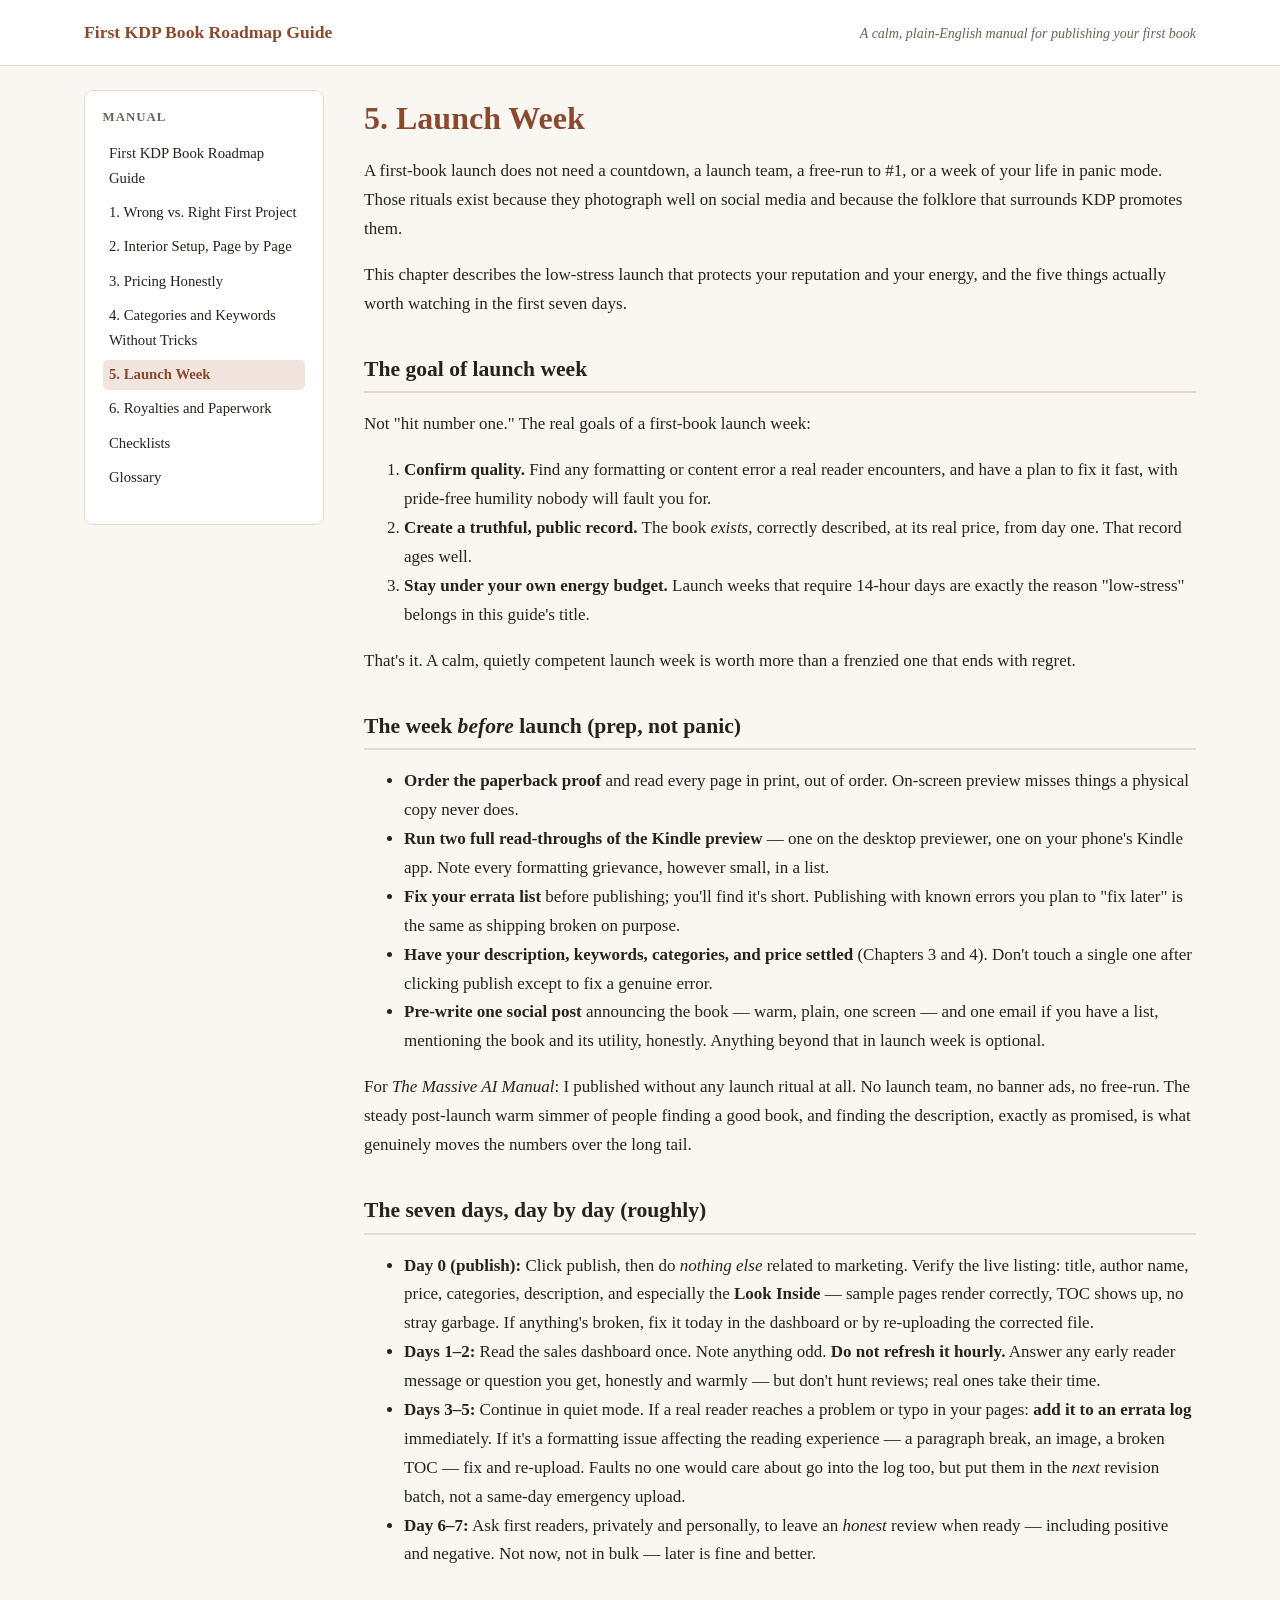
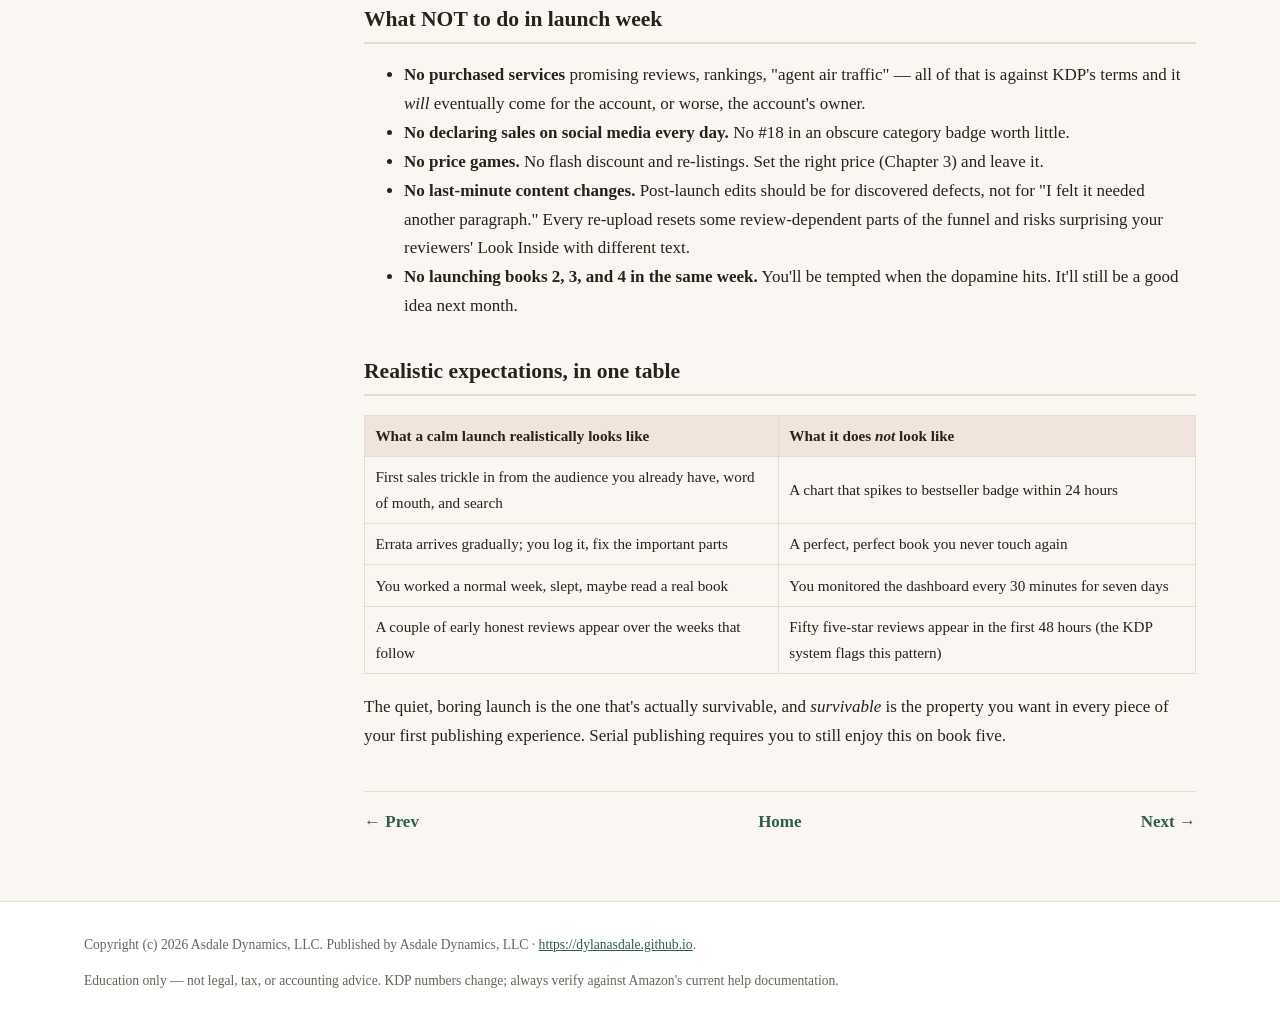
<file: site/05-launch-week.html>
<!DOCTYPE html>
<html lang="en">
<head>
<meta charset="utf-8">
<meta name="viewport" content="width=device-width, initial-scale=1">
<title>5. Launch Week &middot; First KDP Book Roadmap Guide</title>
<meta name="description" content="Beginner-friendly guide to publishing a first book on KDP. Education only &mdash; not legal, tax, or accounting advice. KDP numbers change; always verify against Amazon's current help documentation.">
<link rel="stylesheet" href="assets/style.css">
</head>
<body>
<header class="site">
  <div class="inner">
    <a class="brand" href="index.html">First KDP Book Roadmap Guide</a>
    <span class="tagline">A calm, plain-English manual for publishing your first book</span>
  </div>
</header>
<div class="layout">
<nav class="sidebar" aria-label="Pages">
<h2>Manual</h2>
<ul>
<li><a href='index.html'>First KDP Book Roadmap Guide</a></li>
<li><a href='01-wrong-vs-right-first-project.html'>1. Wrong vs. Right First Project</a></li>
<li><a href='02-interior-setup-page-by-page.html'>2. Interior Setup, Page by Page</a></li>
<li><a href='03-pricing-honestly.html'>3. Pricing Honestly</a></li>
<li><a href='04-categories-and-keywords.html'>4. Categories and Keywords Without Tricks</a></li>
<li><a href='05-launch-week.html' aria-current="page">5. Launch Week</a></li>
<li><a href='06-royalties-and-paperwork.html'>6. Royalties and Paperwork</a></li>
<li><a href='checklists.html'>Checklists</a></li>
<li><a href='glossary.html'>Glossary</a></li>
</ul>
</nav>
<main>
<article>
<h1>5. Launch Week</h1>
<p>A first-book launch does not need a countdown, a launch team, a free-run to #1, or a week of your life in panic mode. Those rituals exist because they photograph well on social media and because the folklore that surrounds KDP promotes them.</p>
<p>This chapter describes the low-stress launch that protects your reputation and your energy, and the five things actually worth watching in the first seven days.</p>
<h2 id="the-goal-of-launch-week">The goal of launch week</h2>
<p>Not "hit number one." The real goals of a first-book launch week:</p>
<ol>
<li><strong>Confirm quality.</strong> Find any formatting or content error a real reader encounters, and have a plan to fix it fast, with pride-free humility nobody will fault you for.</li>
<li><strong>Create a truthful, public record.</strong> The book <em>exists</em>, correctly described, at its real price, from day one. That record ages well.</li>
<li><strong>Stay under your own energy budget.</strong> Launch weeks that require 14-hour days are exactly the reason "low-stress" belongs in this guide's title.</li>
</ol>
<p>That's it. A calm, quietly competent launch week is worth more than a frenzied one that ends with regret.</p>
<h2 id="the-week-before-launch-prep-not-panic">The week <em>before</em> launch (prep, not panic)</h2>
<ul>
<li><strong>Order the paperback proof</strong> and read every page in print, out of order. On-screen preview misses things a physical copy never does.</li>
<li><strong>Run two full read-throughs of the Kindle preview</strong> — one on the desktop previewer, one on your phone's Kindle app. Note every formatting grievance, however small, in a list.</li>
<li><strong>Fix your errata list</strong> before publishing; you'll find it's short. Publishing with known errors you plan to "fix later" is the same as shipping broken on purpose.</li>
<li><strong>Have your description, keywords, categories, and price settled</strong> (Chapters 3 and 4). Don't touch a single one after clicking publish except to fix a genuine error.</li>
<li><strong>Pre-write one social post</strong> announcing the book — warm, plain, one screen — and one email if you have a list, mentioning the book and its utility, honestly. Anything beyond that in launch week is optional.</li>
</ul>
<p>For <em>The Massive AI Manual</em>: I published without any launch ritual at all. No launch team, no banner ads, no free-run. The steady post-launch warm simmer of people finding a good book, and finding the description, exactly as promised, is what genuinely moves the numbers over the long tail.</p>
<h2 id="the-seven-days-day-by-day-roughly">The seven days, day by day (roughly)</h2>
<ul>
<li><strong>Day 0 (publish):</strong> Click publish, then do <em>nothing else</em> related to marketing. Verify the live listing: title, author name, price, categories, description, and especially the <strong>Look Inside</strong> — sample pages render correctly, TOC shows up, no stray garbage. If anything's broken, fix it today in the dashboard or by re-uploading the corrected file.</li>
<li><strong>Days 1–2:</strong> Read the sales dashboard once. Note anything odd. <strong>Do not refresh it hourly.</strong> Answer any early reader message or question you get, honestly and warmly — but don't hunt reviews; real ones take their time.</li>
<li><strong>Days 3–5:</strong> Continue in quiet mode. If a real reader reaches a problem or typo in your pages: <strong>add it to an errata log</strong> immediately. If it's a formatting issue affecting the reading experience — a paragraph break, an image, a broken TOC — fix and re-upload. Faults no one would care about go into the log too, but put them in the <em>next</em> revision batch, not a same-day emergency upload.</li>
<li><strong>Day 6–7:</strong> Ask first readers, privately and personally, to leave an <em>honest</em> review when ready — including positive and negative. Not now, not in bulk — later is fine and better.</li>
</ul>
<h2 id="what-not-to-do-in-launch-week">What NOT to do in launch week</h2>
<ul>
<li><strong>No purchased services</strong> promising reviews, rankings, "agent air traffic" — all of that is against KDP's terms and it <em>will</em> eventually come for the account, or worse, the account's owner.</li>
<li><strong>No declaring sales on social media every day.</strong> No #18 in an obscure category badge worth little.</li>
<li><strong>No price games.</strong> No flash discount and re-listings. Set the right price (Chapter 3) and leave it.</li>
<li><strong>No last-minute content changes.</strong> Post-launch edits should be for discovered defects, not for "I felt it needed another paragraph." Every re-upload resets some review-dependent parts of the funnel and risks surprising your reviewers' Look Inside with different text.</li>
<li><strong>No launching books 2, 3, and 4 in the same week.</strong> You'll be tempted when the dopamine hits. It'll still be a good idea next month.</li>
</ul>
<h2 id="realistic-expectations-in-one-table">Realistic expectations, in one table</h2>
<table>
<thead>
<tr>
<th>What a calm launch realistically looks like</th>
<th>What it does <em>not</em> look like</th>
</tr>
</thead>
<tbody>
<tr>
<td>First sales trickle in from the audience you already have, word of mouth, and search</td>
<td>A chart that spikes to bestseller badge within 24 hours</td>
</tr>
<tr>
<td>Errata arrives gradually; you log it, fix the important parts</td>
<td>A perfect, perfect book you never touch again</td>
</tr>
<tr>
<td>You worked a normal week, slept, maybe read a real book</td>
<td>You monitored the dashboard every 30 minutes for seven days</td>
</tr>
<tr>
<td>A couple of early honest reviews appear over the weeks that follow</td>
<td>Fifty five-star reviews appear in the first 48 hours (the KDP system flags this pattern)</td>
</tr>
</tbody>
</table>
<p>The quiet, boring launch is the one that's actually survivable, and <em>survivable</em> is the property you want in every piece of your first publishing experience. Serial publishing requires you to still enjoy this on book five.</p>
<nav class='pager' aria-label='Pager'><span><a href='04-categories-and-keywords.html'>&larr; Prev</a></span><span><a href='index.html'>Home</a></span><span><a href='06-royalties-and-paperwork.html'>Next &rarr;</a></span></nav>
</article>
</main>
</div>
<footer class="site">
  <div class="inner">
    <p>Copyright (c) 2026 Asdale Dynamics, LLC. Published by Asdale Dynamics, LLC &middot; <a href="https://dylanasdale.github.io">https://dylanasdale.github.io</a>.</p>
    <p>Education only &mdash; not legal, tax, or accounting advice. KDP numbers change; always verify against Amazon's current help documentation.</p>
  </div>
</footer>
</body>
</html>
</file>
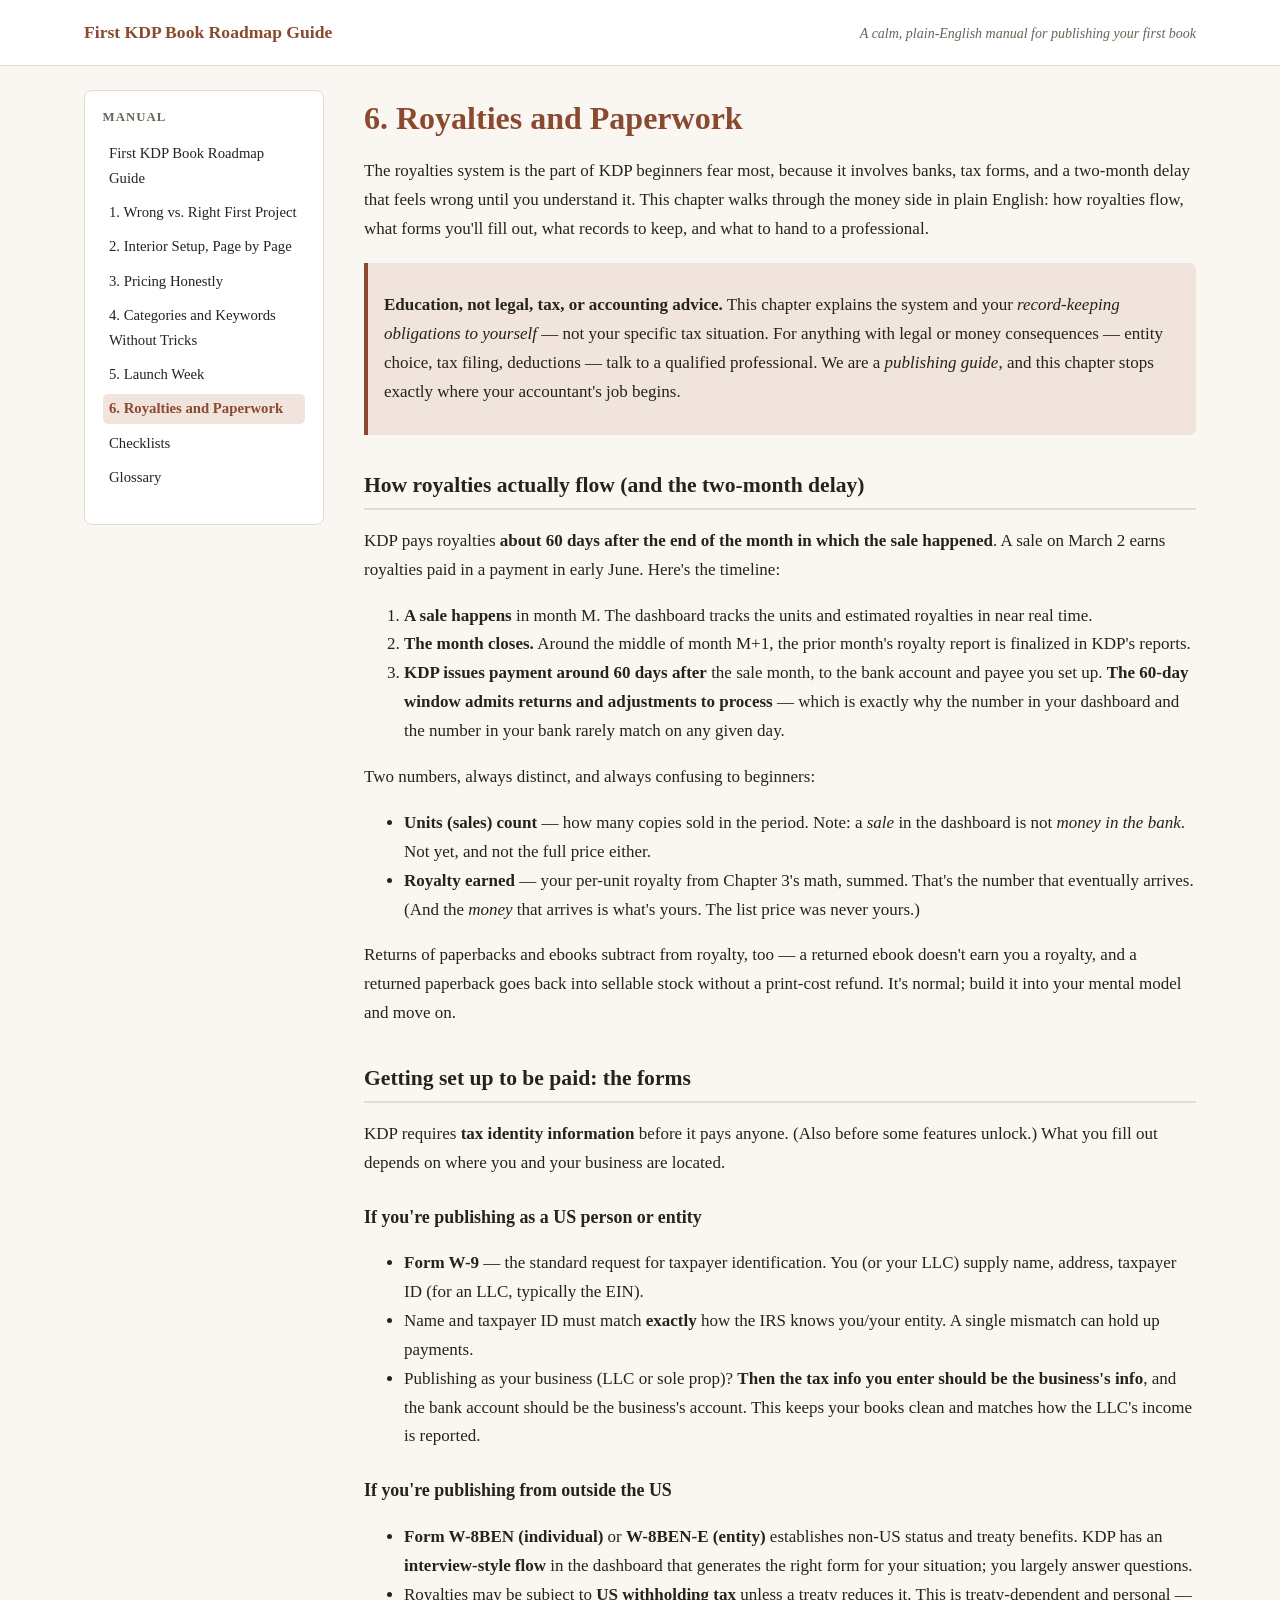
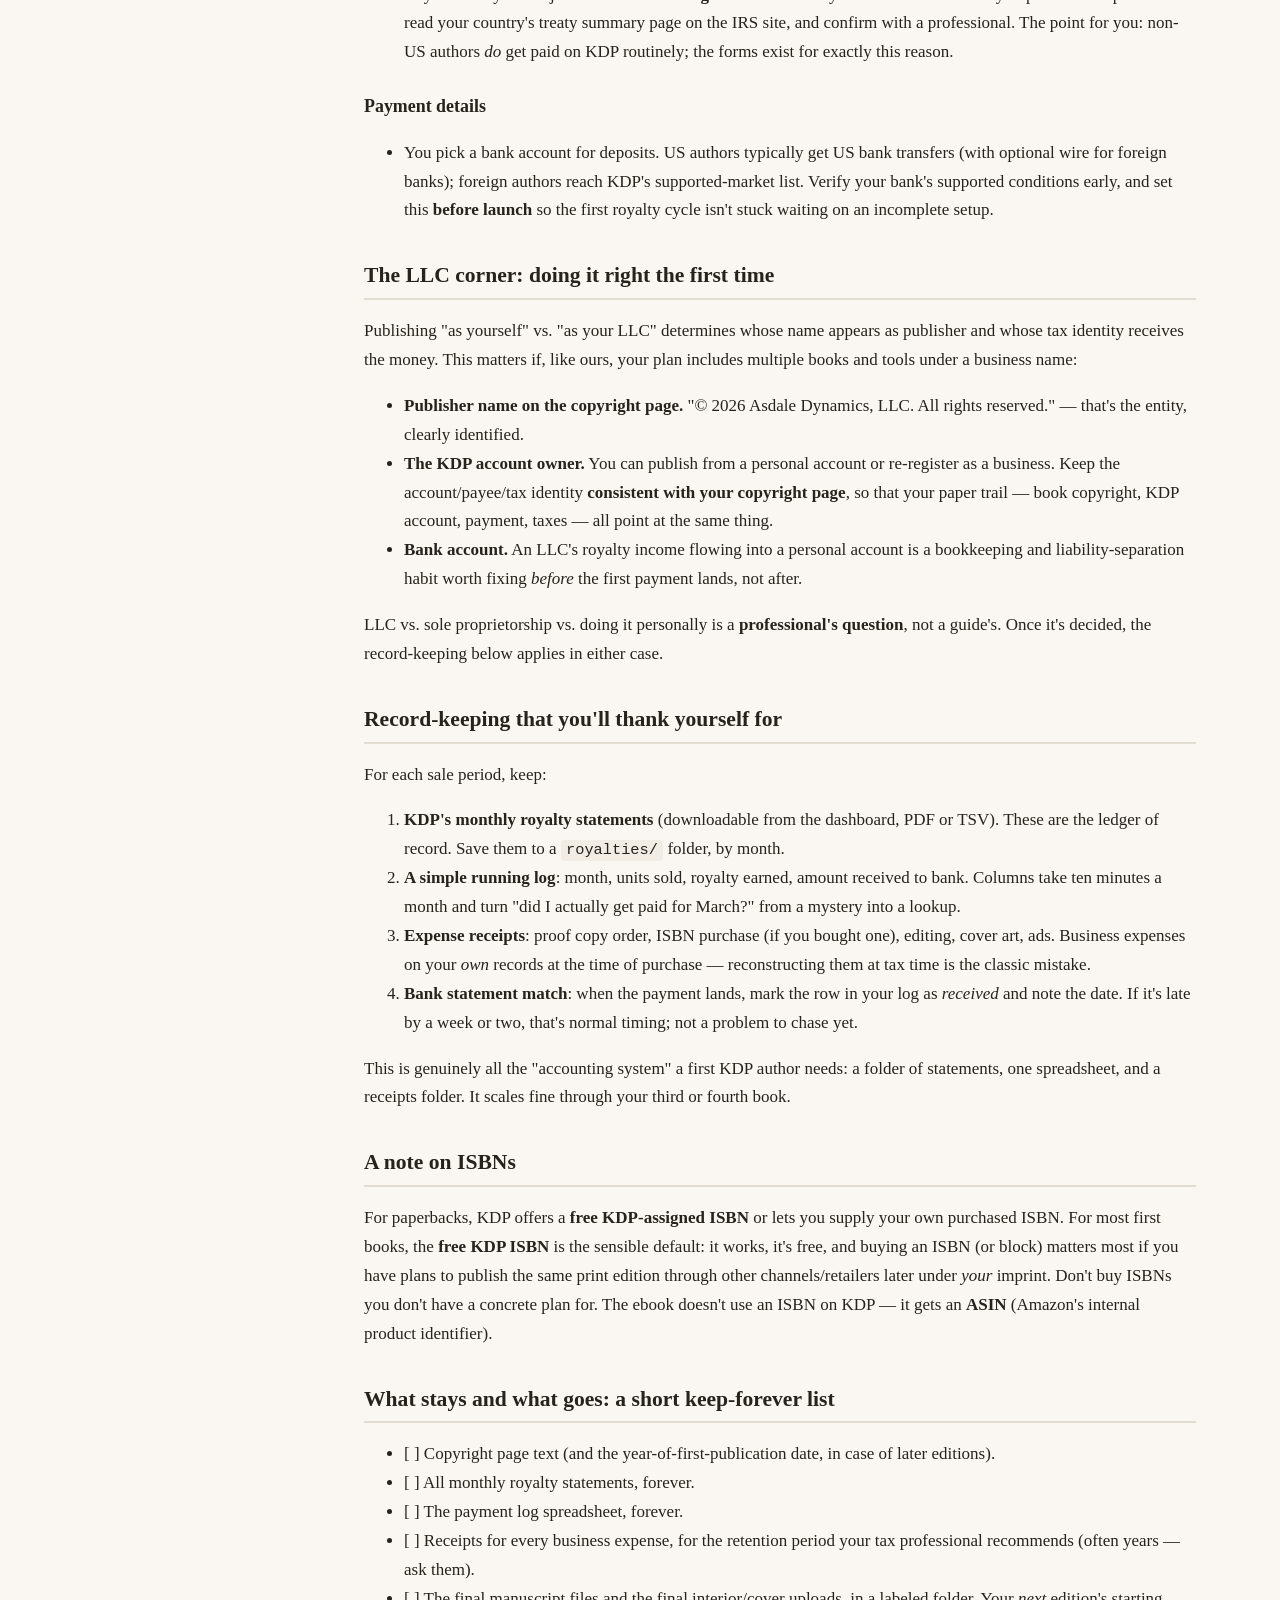
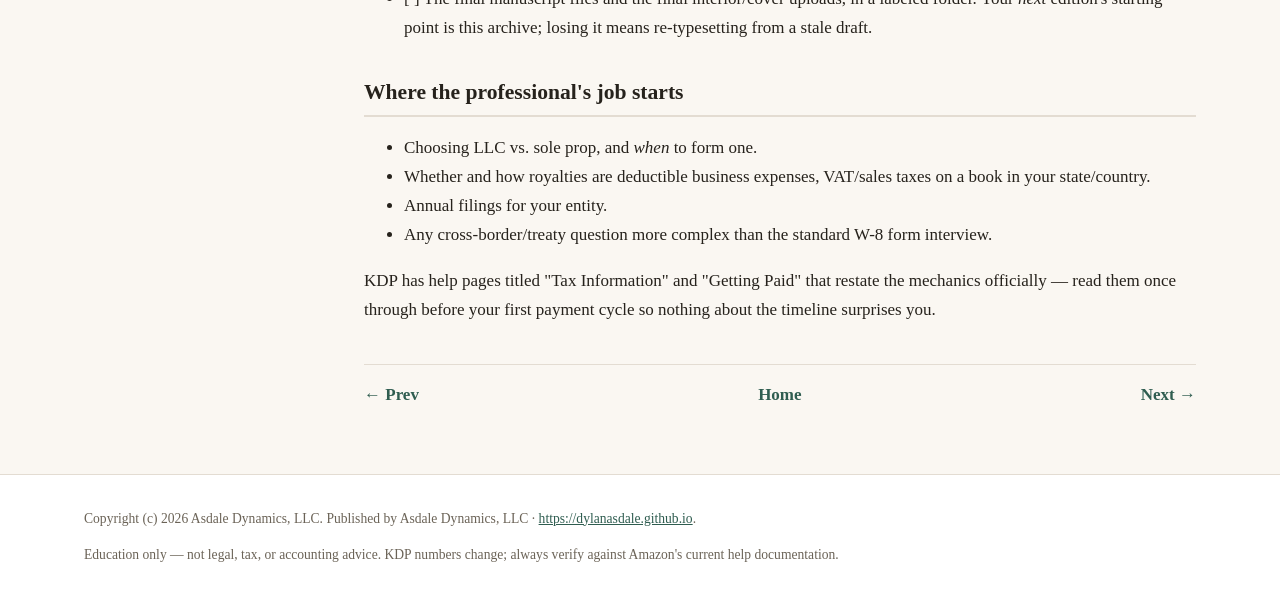
<file: site/06-royalties-and-paperwork.html>
<!DOCTYPE html>
<html lang="en">
<head>
<meta charset="utf-8">
<meta name="viewport" content="width=device-width, initial-scale=1">
<title>6. Royalties and Paperwork &middot; First KDP Book Roadmap Guide</title>
<meta name="description" content="Beginner-friendly guide to publishing a first book on KDP. Education only &mdash; not legal, tax, or accounting advice. KDP numbers change; always verify against Amazon's current help documentation.">
<link rel="stylesheet" href="assets/style.css">
</head>
<body>
<header class="site">
  <div class="inner">
    <a class="brand" href="index.html">First KDP Book Roadmap Guide</a>
    <span class="tagline">A calm, plain-English manual for publishing your first book</span>
  </div>
</header>
<div class="layout">
<nav class="sidebar" aria-label="Pages">
<h2>Manual</h2>
<ul>
<li><a href='index.html'>First KDP Book Roadmap Guide</a></li>
<li><a href='01-wrong-vs-right-first-project.html'>1. Wrong vs. Right First Project</a></li>
<li><a href='02-interior-setup-page-by-page.html'>2. Interior Setup, Page by Page</a></li>
<li><a href='03-pricing-honestly.html'>3. Pricing Honestly</a></li>
<li><a href='04-categories-and-keywords.html'>4. Categories and Keywords Without Tricks</a></li>
<li><a href='05-launch-week.html'>5. Launch Week</a></li>
<li><a href='06-royalties-and-paperwork.html' aria-current="page">6. Royalties and Paperwork</a></li>
<li><a href='checklists.html'>Checklists</a></li>
<li><a href='glossary.html'>Glossary</a></li>
</ul>
</nav>
<main>
<article>
<h1>6. Royalties and Paperwork</h1>
<p>The royalties system is the part of KDP beginners fear most, because it involves banks, tax forms, and a two-month delay that feels wrong until you understand it. This chapter walks through the money side in plain English: how royalties flow, what forms you'll fill out, what records to keep, and what to hand to a professional.</p>
<blockquote>
<p><strong>Education, not legal, tax, or accounting advice.</strong> This chapter explains the system and your <em>record-keeping obligations to yourself</em> — not your specific tax situation. For anything with legal or money consequences — entity choice, tax filing, deductions — talk to a qualified professional. We are a <em>publishing guide</em>, and this chapter stops exactly where your accountant's job begins.</p>
</blockquote>
<h2 id="how-royalties-actually-flow-and-the-two-month-delay">How royalties actually flow (and the two-month delay)</h2>
<p>KDP pays royalties <strong>about 60 days after the end of the month in which the sale happened</strong>. A sale on March 2 earns royalties paid in a payment in early June. Here's the timeline:</p>
<ol>
<li><strong>A sale happens</strong> in month M. The dashboard tracks the units and estimated royalties in near real time.</li>
<li><strong>The month closes.</strong> Around the middle of month M+1, the prior month's royalty report is finalized in KDP's reports.</li>
<li><strong>KDP issues payment around 60 days after</strong> the sale month, to the bank account and payee you set up. <strong>The 60-day window admits returns and adjustments to process</strong> — which is exactly why the number in your dashboard and the number in your bank rarely match on any given day.</li>
</ol>
<p>Two numbers, always distinct, and always confusing to beginners:</p>
<ul>
<li><strong>Units (sales) count</strong> — how many copies sold in the period. Note: a <em>sale</em> in the dashboard is not <em>money in the bank</em>. Not yet, and not the full price either.</li>
<li><strong>Royalty earned</strong> — your per-unit royalty from Chapter 3's math, summed. That's the number that eventually arrives. (And the <em>money</em> that arrives is what's yours. The list price was never yours.)</li>
</ul>
<p>Returns of paperbacks and ebooks subtract from royalty, too — a returned ebook doesn't earn you a royalty, and a returned paperback goes back into sellable stock without a print-cost refund. It's normal; build it into your mental model and move on.</p>
<h2 id="getting-set-up-to-be-paid-the-forms">Getting set up to be paid: the forms</h2>
<p>KDP requires <strong>tax identity information</strong> before it pays anyone. (Also before some features unlock.) What you fill out depends on where you and your business are located.</p>
<h3 id="if-youre-publishing-as-a-us-person-or-entity">If you're publishing as a US person or entity</h3>
<ul>
<li><strong>Form W-9</strong> — the standard request for taxpayer identification. You (or your LLC) supply name, address, taxpayer ID (for an LLC, typically the EIN).</li>
<li>Name and taxpayer ID must match <strong>exactly</strong> how the IRS knows you/your entity. A single mismatch can hold up payments.</li>
<li>Publishing as your business (LLC or sole prop)? <strong>Then the tax info you enter should be the business's info</strong>, and the bank account should be the business's account. This keeps your books clean and matches how the LLC's income is reported.</li>
</ul>
<h3 id="if-youre-publishing-from-outside-the-us">If you're publishing from outside the US</h3>
<ul>
<li><strong>Form W-8BEN (individual)</strong> or <strong>W-8BEN-E (entity)</strong> establishes non-US status and treaty benefits. KDP has an <strong>interview-style flow</strong> in the dashboard that generates the right form for your situation; you largely answer questions.</li>
<li>Royalties may be subject to <strong>US withholding tax</strong> unless a treaty reduces it. This is treaty-dependent and personal — read your country's treaty summary page on the IRS site, and confirm with a professional. The point for you: non-US authors <em>do</em> get paid on KDP routinely; the forms exist for exactly this reason.</li>
</ul>
<h3 id="payment-details">Payment details</h3>
<ul>
<li>You pick a bank account for deposits. US authors typically get US bank transfers (with optional wire for foreign banks); foreign authors reach KDP's supported-market list. Verify your bank's supported conditions early, and set this <strong>before launch</strong> so the first royalty cycle isn't stuck waiting on an incomplete setup.</li>
</ul>
<h2 id="the-llc-corner-doing-it-right-the-first-time">The LLC corner: doing it right the first time</h2>
<p>Publishing "as yourself" vs. "as your LLC" determines whose name appears as publisher and whose tax identity receives the money. This matters if, like ours, your plan includes multiple books and tools under a business name:</p>
<ul>
<li><strong>Publisher name on the copyright page.</strong> "© 2026 Asdale Dynamics, LLC. All rights reserved." — that's the entity, clearly identified.</li>
<li><strong>The KDP account owner.</strong> You can publish from a personal account or re-register as a business. Keep the account/payee/tax identity <strong>consistent with your copyright page</strong>, so that your paper trail — book copyright, KDP account, payment, taxes — all point at the same thing.</li>
<li><strong>Bank account.</strong> An LLC's royalty income flowing into a personal account is a bookkeeping and liability-separation habit worth fixing <em>before</em> the first payment lands, not after.</li>
</ul>
<p>LLC vs. sole proprietorship vs. doing it personally is a <strong>professional's question</strong>, not a guide's. Once it's decided, the record-keeping below applies in either case.</p>
<h2 id="record-keeping-that-youll-thank-yourself-for">Record-keeping that you'll thank yourself for</h2>
<p>For each sale period, keep:</p>
<ol>
<li><strong>KDP's monthly royalty statements</strong> (downloadable from the dashboard, PDF or TSV). These are the ledger of record. Save them to a <code>royalties/</code> folder, by month.</li>
<li><strong>A simple running log</strong>: month, units sold, royalty earned, amount received to bank. Columns take ten minutes a month and turn "did I actually get paid for March?" from a mystery into a lookup.</li>
<li><strong>Expense receipts</strong>: proof copy order, ISBN purchase (if you bought one), editing, cover art, ads. Business expenses on your <em>own</em> records at the time of purchase — reconstructing them at tax time is the classic mistake.</li>
<li><strong>Bank statement match</strong>: when the payment lands, mark the row in your log as <em>received</em> and note the date. If it's late by a week or two, that's normal timing; not a problem to chase yet.</li>
</ol>
<p>This is genuinely all the "accounting system" a first KDP author needs: a folder of statements, one spreadsheet, and a receipts folder. It scales fine through your third or fourth book.</p>
<h2 id="a-note-on-isbns">A note on ISBNs</h2>
<p>For paperbacks, KDP offers a <strong>free KDP-assigned ISBN</strong> or lets you supply your own purchased ISBN. For most first books, the <strong>free KDP ISBN</strong> is the sensible default: it works, it's free, and buying an ISBN (or block) matters most if you have plans to publish the same print edition through other channels/retailers later under <em>your</em> imprint. Don't buy ISBNs you don't have a concrete plan for. The ebook doesn't use an ISBN on KDP — it gets an <strong>ASIN</strong> (Amazon's internal product identifier).</p>
<h2 id="what-stays-and-what-goes-a-short-keep-forever-list">What stays and what goes: a short keep-forever list</h2>
<ul>
<li>[ ] Copyright page text (and the year-of-first-publication date, in case of later editions).</li>
<li>[ ] All monthly royalty statements, forever.</li>
<li>[ ] The payment log spreadsheet, forever.</li>
<li>[ ] Receipts for every business expense, for the retention period your tax professional recommends (often years — ask them).</li>
<li>[ ] The final manuscript files and the final interior/cover uploads, in a labeled folder. Your <em>next</em> edition's starting point is this archive; losing it means re-typesetting from a stale draft.</li>
</ul>
<h2 id="where-the-professionals-job-starts">Where the professional's job starts</h2>
<ul>
<li>Choosing LLC vs. sole prop, and <em>when</em> to form one.</li>
<li>Whether and how royalties are deductible business expenses, VAT/sales taxes on a book in your state/country.</li>
<li>Annual filings for your entity.</li>
<li>Any cross-border/treaty question more complex than the standard W-8 form interview.</li>
</ul>
<p>KDP has help pages titled "Tax Information" and "Getting Paid" that restate the mechanics officially — read them once through before your first payment cycle so nothing about the timeline surprises you.</p>
<nav class='pager' aria-label='Pager'><span><a href='05-launch-week.html'>&larr; Prev</a></span><span><a href='index.html'>Home</a></span><span><a href='checklists.html'>Next &rarr;</a></span></nav>
</article>
</main>
</div>
<footer class="site">
  <div class="inner">
    <p>Copyright (c) 2026 Asdale Dynamics, LLC. Published by Asdale Dynamics, LLC &middot; <a href="https://dylanasdale.github.io">https://dylanasdale.github.io</a>.</p>
    <p>Education only &mdash; not legal, tax, or accounting advice. KDP numbers change; always verify against Amazon's current help documentation.</p>
  </div>
</footer>
</body>
</html>
</file>
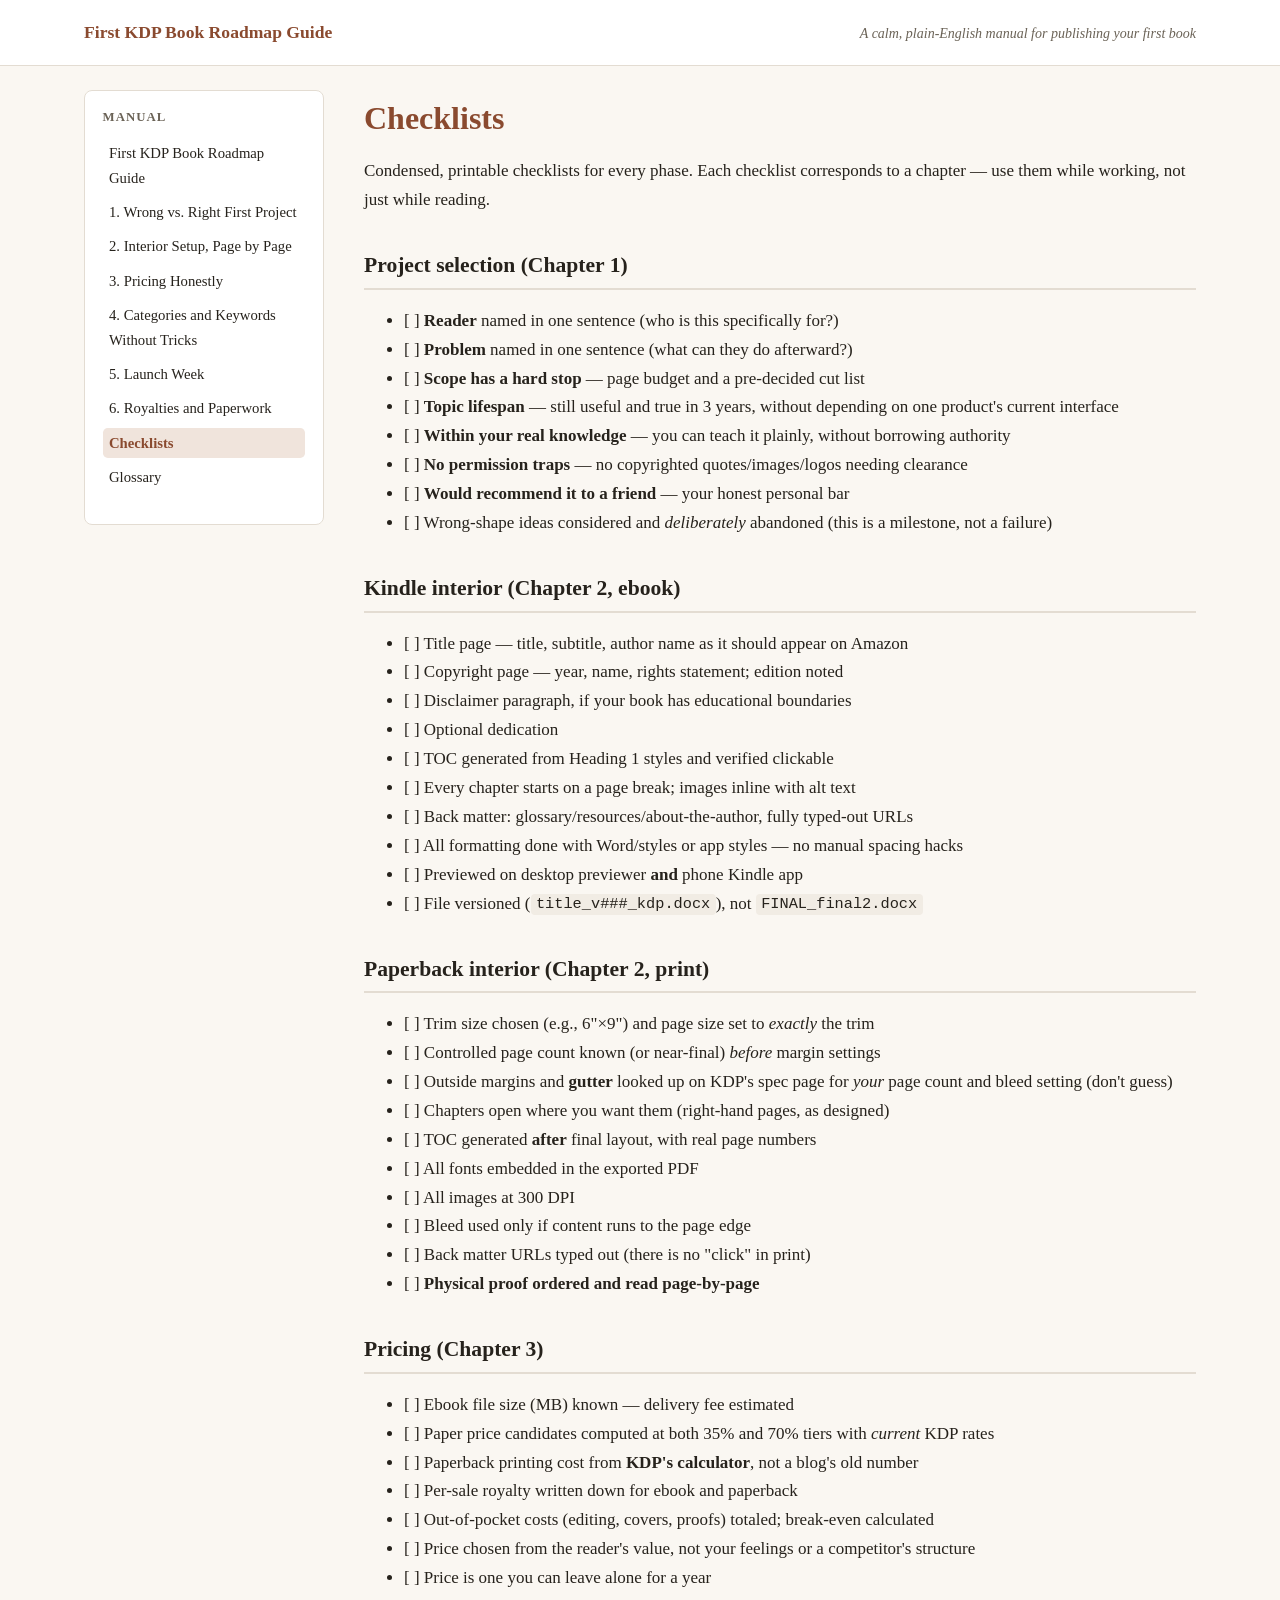
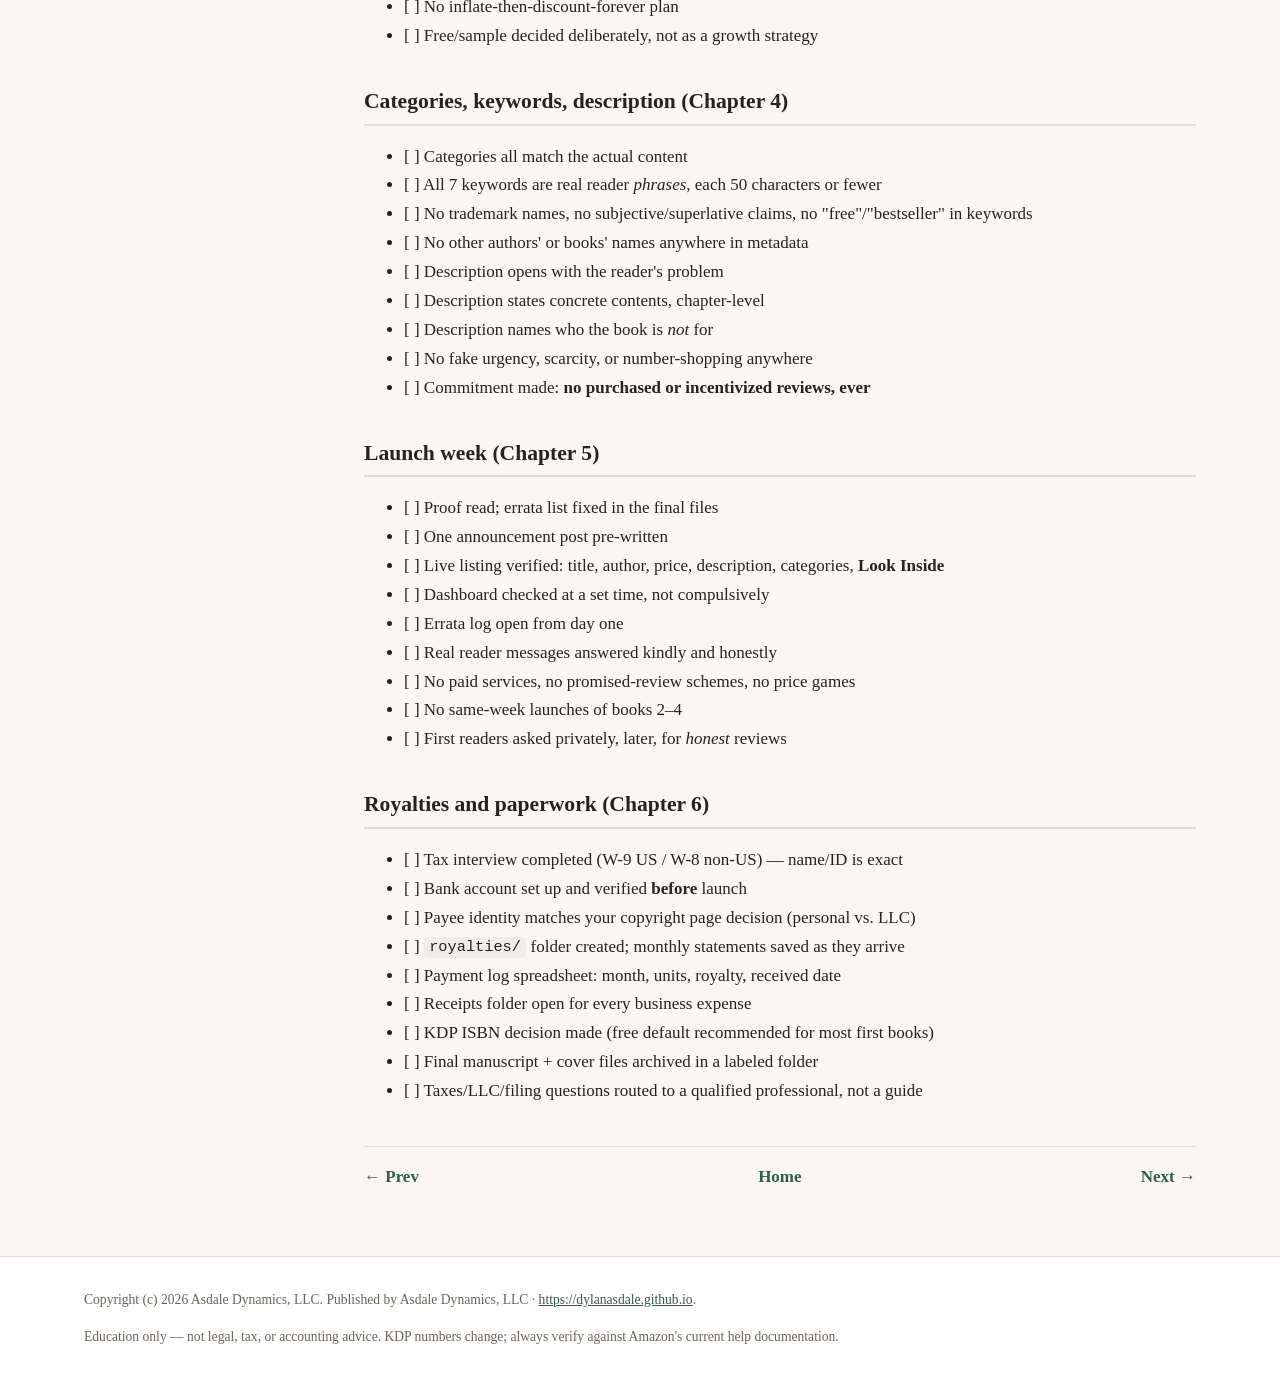
<file: site/checklists.html>
<!DOCTYPE html>
<html lang="en">
<head>
<meta charset="utf-8">
<meta name="viewport" content="width=device-width, initial-scale=1">
<title>Checklists &middot; First KDP Book Roadmap Guide</title>
<meta name="description" content="Beginner-friendly guide to publishing a first book on KDP. Education only &mdash; not legal, tax, or accounting advice. KDP numbers change; always verify against Amazon's current help documentation.">
<link rel="stylesheet" href="assets/style.css">
</head>
<body>
<header class="site">
  <div class="inner">
    <a class="brand" href="index.html">First KDP Book Roadmap Guide</a>
    <span class="tagline">A calm, plain-English manual for publishing your first book</span>
  </div>
</header>
<div class="layout">
<nav class="sidebar" aria-label="Pages">
<h2>Manual</h2>
<ul>
<li><a href='index.html'>First KDP Book Roadmap Guide</a></li>
<li><a href='01-wrong-vs-right-first-project.html'>1. Wrong vs. Right First Project</a></li>
<li><a href='02-interior-setup-page-by-page.html'>2. Interior Setup, Page by Page</a></li>
<li><a href='03-pricing-honestly.html'>3. Pricing Honestly</a></li>
<li><a href='04-categories-and-keywords.html'>4. Categories and Keywords Without Tricks</a></li>
<li><a href='05-launch-week.html'>5. Launch Week</a></li>
<li><a href='06-royalties-and-paperwork.html'>6. Royalties and Paperwork</a></li>
<li><a href='checklists.html' aria-current="page">Checklists</a></li>
<li><a href='glossary.html'>Glossary</a></li>
</ul>
</nav>
<main>
<article>
<h1>Checklists</h1>
<p>Condensed, printable checklists for every phase. Each checklist corresponds to a chapter — use them while working, not just while reading.</p>
<h2 id="project-selection-chapter-1">Project selection (Chapter 1)</h2>
<ul>
<li>[ ] <strong>Reader</strong> named in one sentence (who is this specifically for?)</li>
<li>[ ] <strong>Problem</strong> named in one sentence (what can they do afterward?)</li>
<li>[ ] <strong>Scope has a hard stop</strong> — page budget and a pre-decided cut list</li>
<li>[ ] <strong>Topic lifespan</strong> — still useful and true in 3 years, without depending on one product's current interface</li>
<li>[ ] <strong>Within your real knowledge</strong> — you can teach it plainly, without borrowing authority</li>
<li>[ ] <strong>No permission traps</strong> — no copyrighted quotes/images/logos needing clearance</li>
<li>[ ] <strong>Would recommend it to a friend</strong> — your honest personal bar</li>
<li>[ ] Wrong-shape ideas considered and <em>deliberately</em> abandoned (this is a milestone, not a failure)</li>
</ul>
<h2 id="kindle-interior-chapter-2-ebook">Kindle interior (Chapter 2, ebook)</h2>
<ul>
<li>[ ] Title page — title, subtitle, author name as it should appear on Amazon</li>
<li>[ ] Copyright page — year, name, rights statement; edition noted</li>
<li>[ ] Disclaimer paragraph, if your book has educational boundaries</li>
<li>[ ] Optional dedication</li>
<li>[ ] TOC generated from Heading 1 styles and verified clickable</li>
<li>[ ] Every chapter starts on a page break; images inline with alt text</li>
<li>[ ] Back matter: glossary/resources/about-the-author, fully typed-out URLs</li>
<li>[ ] All formatting done with Word/styles or app styles — no manual spacing hacks</li>
<li>[ ] Previewed on desktop previewer <strong>and</strong> phone Kindle app</li>
<li>[ ] File versioned (<code>title_v###_kdp.docx</code>), not <code>FINAL_final2.docx</code></li>
</ul>
<h2 id="paperback-interior-chapter-2-print">Paperback interior (Chapter 2, print)</h2>
<ul>
<li>[ ] Trim size chosen (e.g., 6"×9") and page size set to <em>exactly</em> the trim</li>
<li>[ ] Controlled page count known (or near-final) <em>before</em> margin settings</li>
<li>[ ] Outside margins and <strong>gutter</strong> looked up on KDP's spec page for <em>your</em> page count and bleed setting (don't guess)</li>
<li>[ ] Chapters open where you want them (right-hand pages, as designed)</li>
<li>[ ] TOC generated <strong>after</strong> final layout, with real page numbers</li>
<li>[ ] All fonts embedded in the exported PDF</li>
<li>[ ] All images at 300 DPI</li>
<li>[ ] Bleed used only if content runs to the page edge</li>
<li>[ ] Back matter URLs typed out (there is no "click" in print)</li>
<li>[ ] <strong>Physical proof ordered and read page-by-page</strong></li>
</ul>
<h2 id="pricing-chapter-3">Pricing (Chapter 3)</h2>
<ul>
<li>[ ] Ebook file size (MB) known — delivery fee estimated</li>
<li>[ ] Paper price candidates computed at both 35% and 70% tiers with <em>current</em> KDP rates</li>
<li>[ ] Paperback printing cost from <strong>KDP's calculator</strong>, not a blog's old number</li>
<li>[ ] Per-sale royalty written down for ebook and paperback</li>
<li>[ ] Out-of-pocket costs (editing, covers, proofs) totaled; break-even calculated</li>
<li>[ ] Price chosen from the reader's value, not your feelings or a competitor's structure</li>
<li>[ ] Price is one you can leave alone for a year</li>
<li>[ ] No inflate-then-discount-forever plan</li>
<li>[ ] Free/sample decided deliberately, not as a growth strategy</li>
</ul>
<h2 id="categories-keywords-description-chapter-4">Categories, keywords, description (Chapter 4)</h2>
<ul>
<li>[ ] Categories all match the actual content</li>
<li>[ ] All 7 keywords are real reader <em>phrases</em>, each 50 characters or fewer</li>
<li>[ ] No trademark names, no subjective/superlative claims, no "free"/"bestseller" in keywords</li>
<li>[ ] No other authors' or books' names anywhere in metadata</li>
<li>[ ] Description opens with the reader's problem</li>
<li>[ ] Description states concrete contents, chapter-level</li>
<li>[ ] Description names who the book is <em>not</em> for</li>
<li>[ ] No fake urgency, scarcity, or number-shopping anywhere</li>
<li>[ ] Commitment made: <strong>no purchased or incentivized reviews, ever</strong></li>
</ul>
<h2 id="launch-week-chapter-5">Launch week (Chapter 5)</h2>
<ul>
<li>[ ] Proof read; errata list fixed in the final files</li>
<li>[ ] One announcement post pre-written</li>
<li>[ ] Live listing verified: title, author, price, description, categories, <strong>Look Inside</strong></li>
<li>[ ] Dashboard checked at a set time, not compulsively</li>
<li>[ ] Errata log open from day one</li>
<li>[ ] Real reader messages answered kindly and honestly</li>
<li>[ ] No paid services, no promised-review schemes, no price games</li>
<li>[ ] No same-week launches of books 2–4</li>
<li>[ ] First readers asked privately, later, for <em>honest</em> reviews</li>
</ul>
<h2 id="royalties-and-paperwork-chapter-6">Royalties and paperwork (Chapter 6)</h2>
<ul>
<li>[ ] Tax interview completed (W-9 US / W-8 non-US) — name/ID is exact</li>
<li>[ ] Bank account set up and verified <strong>before</strong> launch</li>
<li>[ ] Payee identity matches your copyright page decision (personal vs. LLC)</li>
<li>[ ] <code>royalties/</code> folder created; monthly statements saved as they arrive</li>
<li>[ ] Payment log spreadsheet: month, units, royalty, received date</li>
<li>[ ] Receipts folder open for every business expense</li>
<li>[ ] KDP ISBN decision made (free default recommended for most first books)</li>
<li>[ ] Final manuscript + cover files archived in a labeled folder</li>
<li>[ ] Taxes/LLC/filing questions routed to a qualified professional, not a guide</li>
</ul>
<nav class='pager' aria-label='Pager'><span><a href='06-royalties-and-paperwork.html'>&larr; Prev</a></span><span><a href='index.html'>Home</a></span><span><a href='glossary.html'>Next &rarr;</a></span></nav>
</article>
</main>
</div>
<footer class="site">
  <div class="inner">
    <p>Copyright (c) 2026 Asdale Dynamics, LLC. Published by Asdale Dynamics, LLC &middot; <a href="https://dylanasdale.github.io">https://dylanasdale.github.io</a>.</p>
    <p>Education only &mdash; not legal, tax, or accounting advice. KDP numbers change; always verify against Amazon's current help documentation.</p>
  </div>
</footer>
</body>
</html>
</file>
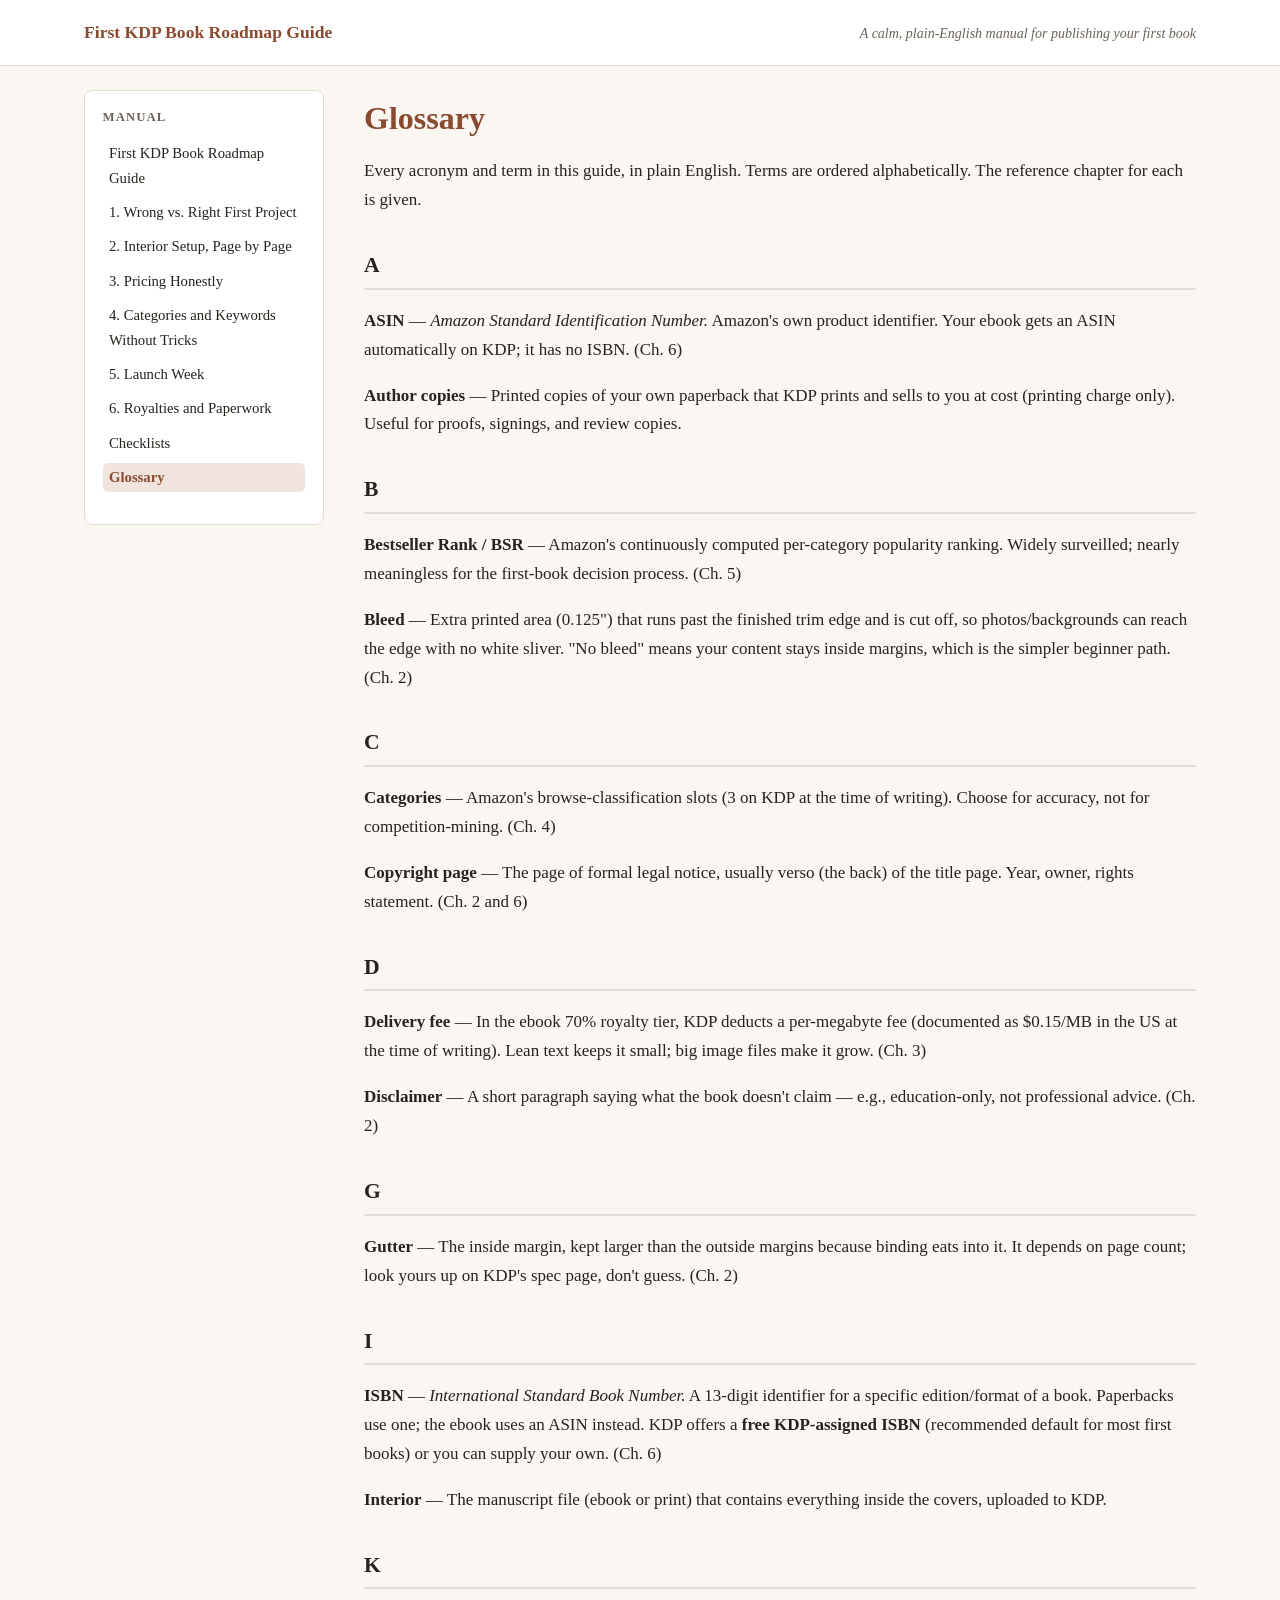
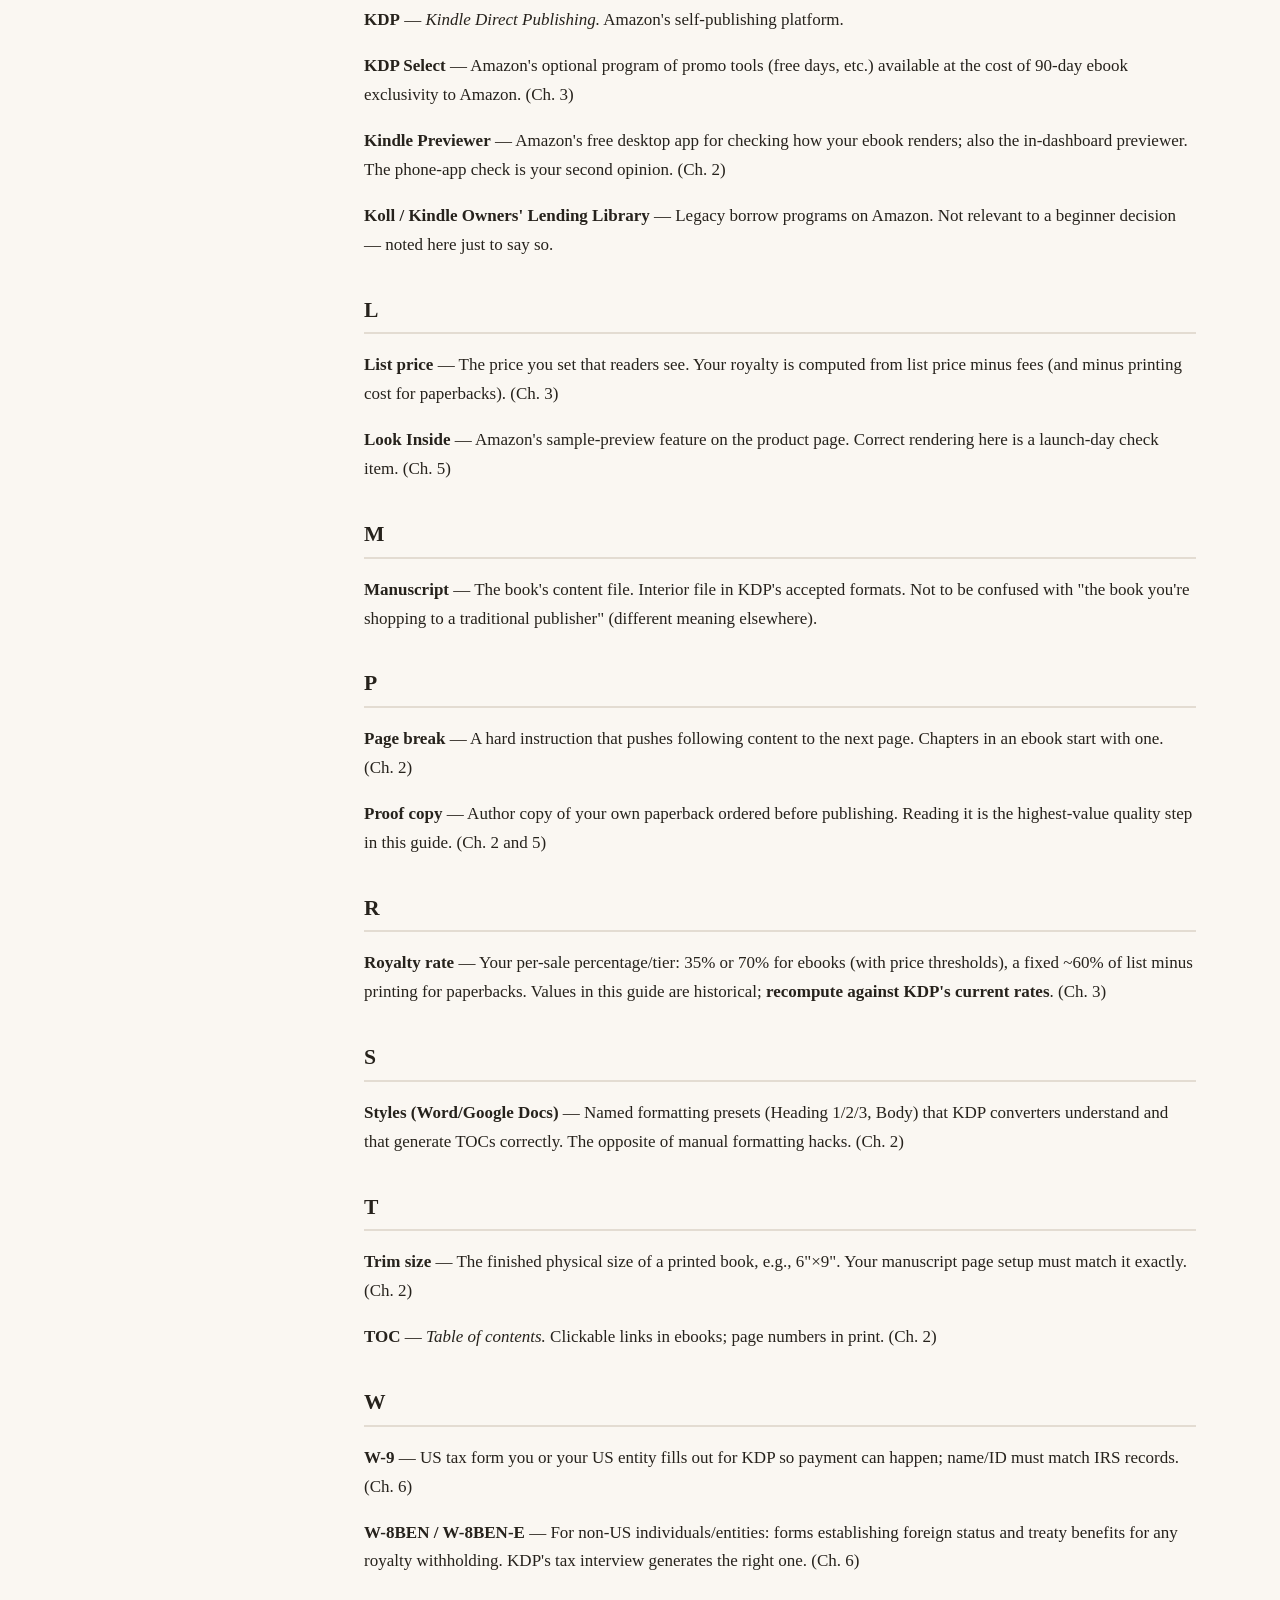
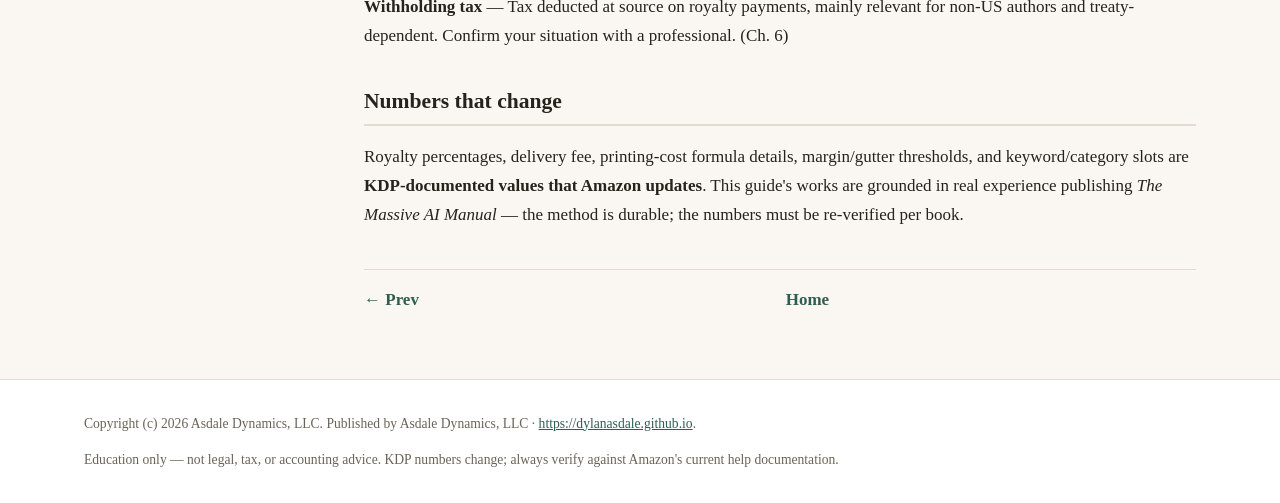
<file: site/glossary.html>
<!DOCTYPE html>
<html lang="en">
<head>
<meta charset="utf-8">
<meta name="viewport" content="width=device-width, initial-scale=1">
<title>Glossary &middot; First KDP Book Roadmap Guide</title>
<meta name="description" content="Beginner-friendly guide to publishing a first book on KDP. Education only &mdash; not legal, tax, or accounting advice. KDP numbers change; always verify against Amazon's current help documentation.">
<link rel="stylesheet" href="assets/style.css">
</head>
<body>
<header class="site">
  <div class="inner">
    <a class="brand" href="index.html">First KDP Book Roadmap Guide</a>
    <span class="tagline">A calm, plain-English manual for publishing your first book</span>
  </div>
</header>
<div class="layout">
<nav class="sidebar" aria-label="Pages">
<h2>Manual</h2>
<ul>
<li><a href='index.html'>First KDP Book Roadmap Guide</a></li>
<li><a href='01-wrong-vs-right-first-project.html'>1. Wrong vs. Right First Project</a></li>
<li><a href='02-interior-setup-page-by-page.html'>2. Interior Setup, Page by Page</a></li>
<li><a href='03-pricing-honestly.html'>3. Pricing Honestly</a></li>
<li><a href='04-categories-and-keywords.html'>4. Categories and Keywords Without Tricks</a></li>
<li><a href='05-launch-week.html'>5. Launch Week</a></li>
<li><a href='06-royalties-and-paperwork.html'>6. Royalties and Paperwork</a></li>
<li><a href='checklists.html'>Checklists</a></li>
<li><a href='glossary.html' aria-current="page">Glossary</a></li>
</ul>
</nav>
<main>
<article>
<h1>Glossary</h1>
<p>Every acronym and term in this guide, in plain English. Terms are ordered alphabetically. The reference chapter for each is given.</p>
<h2 id="a">A</h2>
<p><strong>ASIN</strong> — <em>Amazon Standard Identification Number.</em> Amazon's own product identifier. Your ebook gets an ASIN automatically on KDP; it has no ISBN. (Ch. 6)</p>
<p><strong>Author copies</strong> — Printed copies of your own paperback that KDP prints and sells to you at cost (printing charge only). Useful for proofs, signings, and review copies.</p>
<h2 id="b">B</h2>
<p><strong>Bestseller Rank / BSR</strong> — Amazon's continuously computed per-category popularity ranking. Widely surveilled; nearly meaningless for the first-book decision process. (Ch. 5)</p>
<p><strong>Bleed</strong> — Extra printed area (0.125") that runs past the finished trim edge and is cut off, so photos/backgrounds can reach the edge with no white sliver. "No bleed" means your content stays inside margins, which is the simpler beginner path. (Ch. 2)</p>
<h2 id="c">C</h2>
<p><strong>Categories</strong> — Amazon's browse-classification slots (3 on KDP at the time of writing). Choose for accuracy, not for competition-mining. (Ch. 4)</p>
<p><strong>Copyright page</strong> — The page of formal legal notice, usually verso (the back) of the title page. Year, owner, rights statement. (Ch. 2 and 6)</p>
<h2 id="d">D</h2>
<p><strong>Delivery fee</strong> — In the ebook 70% royalty tier, KDP deducts a per-megabyte fee (documented as $0.15/MB in the US at the time of writing). Lean text keeps it small; big image files make it grow. (Ch. 3)</p>
<p><strong>Disclaimer</strong> — A short paragraph saying what the book doesn't claim — e.g., education-only, not professional advice. (Ch. 2)</p>
<h2 id="g">G</h2>
<p><strong>Gutter</strong> — The inside margin, kept larger than the outside margins because binding eats into it. It depends on page count; look yours up on KDP's spec page, don't guess. (Ch. 2)</p>
<h2 id="i">I</h2>
<p><strong>ISBN</strong> — <em>International Standard Book Number.</em> A 13-digit identifier for a specific edition/format of a book. Paperbacks use one; the ebook uses an ASIN instead. KDP offers a <strong>free KDP-assigned ISBN</strong> (recommended default for most first books) or you can supply your own. (Ch. 6)</p>
<p><strong>Interior</strong> — The manuscript file (ebook or print) that contains everything inside the covers, uploaded to KDP.</p>
<h2 id="k">K</h2>
<p><strong>KDP</strong> — <em>Kindle Direct Publishing.</em> Amazon's self-publishing platform.</p>
<p><strong>KDP Select</strong> — Amazon's optional program of promo tools (free days, etc.) available at the cost of 90-day ebook exclusivity to Amazon. (Ch. 3)</p>
<p><strong>Kindle Previewer</strong> — Amazon's free desktop app for checking how your ebook renders; also the in-dashboard previewer. The phone-app check is your second opinion. (Ch. 2)</p>
<p><strong>Koll / Kindle Owners' Lending Library</strong> — Legacy borrow programs on Amazon. Not relevant to a beginner decision — noted here just to say so.</p>
<h2 id="l">L</h2>
<p><strong>List price</strong> — The price you set that readers see. Your royalty is computed from list price minus fees (and minus printing cost for paperbacks). (Ch. 3)</p>
<p><strong>Look Inside</strong> — Amazon's sample-preview feature on the product page. Correct rendering here is a launch-day check item. (Ch. 5)</p>
<h2 id="m">M</h2>
<p><strong>Manuscript</strong> — The book's content file. Interior file in KDP's accepted formats. Not to be confused with "the book you're shopping to a traditional publisher" (different meaning elsewhere).</p>
<h2 id="p">P</h2>
<p><strong>Page break</strong> — A hard instruction that pushes following content to the next page. Chapters in an ebook start with one. (Ch. 2)</p>
<p><strong>Proof copy</strong> — Author copy of your own paperback ordered before publishing. Reading it is the highest-value quality step in this guide. (Ch. 2 and 5)</p>
<h2 id="r">R</h2>
<p><strong>Royalty rate</strong> — Your per-sale percentage/tier: 35% or 70% for ebooks (with price thresholds), a fixed ~60% of list minus printing for paperbacks. Values in this guide are historical; <strong>recompute against KDP's current rates</strong>. (Ch. 3)</p>
<h2 id="s">S</h2>
<p><strong>Styles (Word/Google Docs)</strong> — Named formatting presets (Heading 1/2/3, Body) that KDP converters understand and that generate TOCs correctly. The opposite of manual formatting hacks. (Ch. 2)</p>
<h2 id="t">T</h2>
<p><strong>Trim size</strong> — The finished physical size of a printed book, e.g., 6"×9". Your manuscript page setup must match it exactly. (Ch. 2)</p>
<p><strong>TOC</strong> — <em>Table of contents.</em> Clickable links in ebooks; page numbers in print. (Ch. 2)</p>
<h2 id="w">W</h2>
<p><strong>W-9</strong> — US tax form you or your US entity fills out for KDP so payment can happen; name/ID must match IRS records. (Ch. 6)</p>
<p><strong>W-8BEN / W-8BEN-E</strong> — For non-US individuals/entities: forms establishing foreign status and treaty benefits for any royalty withholding. KDP's tax interview generates the right one. (Ch. 6)</p>
<p><strong>Withholding tax</strong> — Tax deducted at source on royalty payments, mainly relevant for non-US authors and treaty-dependent. Confirm your situation with a professional. (Ch. 6)</p>
<h2 id="numbers-that-change">Numbers that change</h2>
<p>Royalty percentages, delivery fee, printing-cost formula details, margin/gutter thresholds, and keyword/category slots are <strong>KDP-documented values that Amazon updates</strong>. This guide's works are grounded in real experience publishing <em>The Massive AI Manual</em> — the method is durable; the numbers must be re-verified per book.</p>
<nav class='pager' aria-label='Pager'><span><a href='checklists.html'>&larr; Prev</a></span><span><a href='index.html'>Home</a></span><span></span></nav>
</article>
</main>
</div>
<footer class="site">
  <div class="inner">
    <p>Copyright (c) 2026 Asdale Dynamics, LLC. Published by Asdale Dynamics, LLC &middot; <a href="https://dylanasdale.github.io">https://dylanasdale.github.io</a>.</p>
    <p>Education only &mdash; not legal, tax, or accounting advice. KDP numbers change; always verify against Amazon's current help documentation.</p>
  </div>
</footer>
</body>
</html>
</file>
<file: site/assets/style.css>
:root {
  --bg: #faf7f2;
  --panel: #ffffff;
  --ink: #26221c;
  --muted: #6b6357;
  --accent: #8a4a2f;
  --accent-soft: #f0e4dc;
  --border: #e3dcd2;
  --link: #2f5d50;
  --code-bg: #f1ece4;
}

* { box-sizing: border-box; }

html { scroll-behavior: smooth; }

body {
  margin: 0;
  background: var(--bg);
  color: var(--ink);
  font-family: Georgia, "Iowan Old Style", "Times New Roman", serif;
  font-size: 1.0625rem;
  line-height: 1.7;
}

.layout {
  display: flex;
  gap: 2.5rem;
  max-width: 72rem;
  margin: 0 auto;
  padding: 1.5rem 1.25rem 4rem;
}

header.site {
  background: var(--panel);
  border-bottom: 1px solid var(--border);
}

header.site .inner {
  max-width: 72rem;
  margin: 0 auto;
  padding: 1.1rem 1.25rem;
  display: flex;
  justify-content: space-between;
  align-items: baseline;
  flex-wrap: wrap;
  gap: 0.5rem;
}

header.site .brand {
  font-weight: 700;
  color: var(--accent);
  text-decoration: none;
  font-size: 1.1rem;
}

header.site .tagline {
  color: var(--muted);
  font-size: 0.875rem;
  font-style: italic;
}

main {
  flex: 1 1 auto;
  min-width: 0;
}

nav.sidebar {
  flex: 0 0 15rem;
  align-self: flex-start;
  position: sticky;
  top: 1rem;
  background: var(--panel);
  border: 1px solid var(--border);
  border-radius: 0.5rem;
  padding: 1rem 1.1rem;
}

nav.sidebar h2 {
  font-size: 0.8rem;
  text-transform: uppercase;
  letter-spacing: 0.08em;
  color: var(--muted);
  margin: 0 0 0.6rem;
}

nav.sidebar ul { list-style: none; margin: 0 0 1rem; padding: 0; }

nav.sidebar li { margin: 0.28rem 0; }

nav.sidebar a {
  color: var(--ink);
  text-decoration: none;
  font-size: 0.92rem;
  display: block;
  border-radius: 0.3rem;
  padding: 0.15rem 0.4rem;
}

nav.sidebar a:hover { background: var(--accent-soft); }

nav.sidebar a[aria-current="page"] {
  background: var(--accent-soft);
  color: var(--accent);
  font-weight: 700;
}

article h1 {
  font-size: 2rem;
  line-height: 1.25;
  margin: 0.5rem 0 1.2rem;
  color: var(--accent);
}

article h2 {
  font-size: 1.35rem;
  margin: 2rem 0 0.6rem;
  border-bottom: 2px solid var(--border);
  padding-bottom: 0.25rem;
}

article h3 { font-size: 1.12rem; margin: 1.5rem 0 0.4rem; }

article table {
  border-collapse: collapse;
  width: 100%;
  margin: 1.2rem 0;
  font-size: 0.95rem;
}

article th, article td {
  border: 1px solid var(--border);
  padding: 0.45rem 0.65rem;
  text-align: left;
}

article th { background: var(--accent-soft); }

article blockquote {
  margin: 1.2rem 0;
  padding: 0.7rem 1rem;
  border-left: 4px solid var(--accent);
  background: var(--accent-soft);
  border-radius: 0 0.4rem 0.4rem 0;
}

article code {
  background: var(--code-bg);
  padding: 0.08em 0.35em;
  border-radius: 0.25rem;
  font-size: 0.9em;
  font-family: "SFMono-Regular", Consolas, "Liberation Mono", monospace;
}

article pre {
  background: var(--code-bg);
  padding: 0.9rem 1rem;
  border-radius: 0.4rem;
  overflow-x: auto;
}

article pre code { padding: 0; background: none; }

article hr {
  border: 0;
  border-top: 1px solid var(--border);
  margin: 2rem 0;
}

.pager {
  margin-top: 2.5rem;
  padding-top: 1rem;
  border-top: 1px solid var(--border);
  display: flex;
  justify-content: space-between;
  gap: 1rem;
  flex-wrap: wrap;
}

.pager a { color: var(--link); text-decoration: none; font-weight: 600; }
.pager a:hover { text-decoration: underline; }

footer.site {
  border-top: 1px solid var(--border);
  background: var(--panel);
  color: var(--muted);
  font-size: 0.85rem;
}

footer.site .inner {
  max-width: 72rem;
  margin: 0 auto;
  padding: 1.1rem 1.25rem;
}

footer.site a { color: var(--link); }

a { color: var(--link); }

@media (max-width: 56em) {
  .layout { flex-direction: column; }
  nav.sidebar { position: static; flex: none; }
}
</file>
